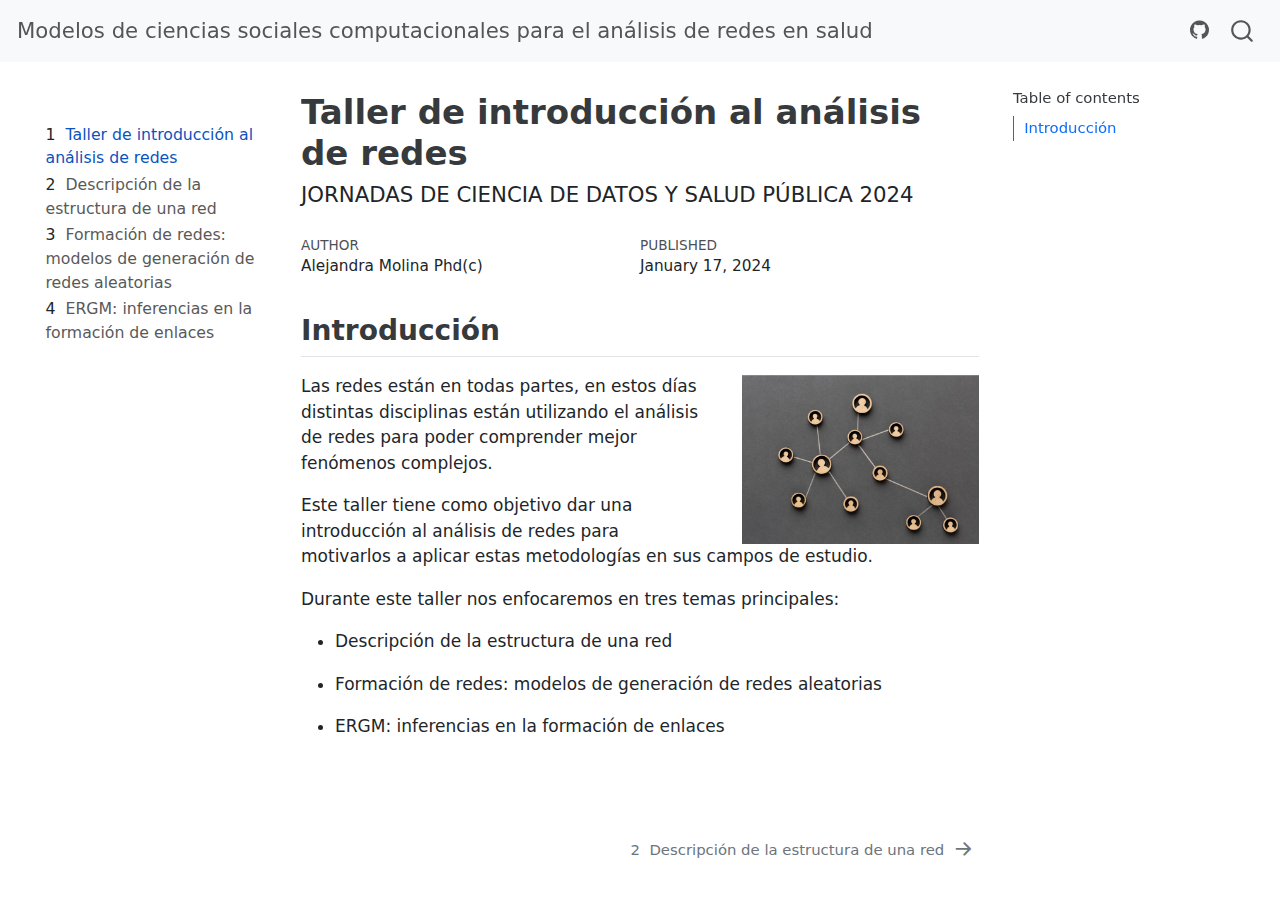
<file: index.html>
<!DOCTYPE html>
<html xmlns="http://www.w3.org/1999/xhtml" lang="en" xml:lang="en"><head>

<meta charset="utf-8">
<meta name="generator" content="quarto-1.3.433">

<meta name="viewport" content="width=device-width, initial-scale=1.0, user-scalable=yes">

<meta name="author" content="Alejandra Molina Phd(c)">
<meta name="dcterms.date" content="2024-01-17">

<title>Modelos de ciencias sociales computacionales para el análisis de redes en salud</title>
<style>
code{white-space: pre-wrap;}
span.smallcaps{font-variant: small-caps;}
div.columns{display: flex; gap: min(4vw, 1.5em);}
div.column{flex: auto; overflow-x: auto;}
div.hanging-indent{margin-left: 1.5em; text-indent: -1.5em;}
ul.task-list{list-style: none;}
ul.task-list li input[type="checkbox"] {
  width: 0.8em;
  margin: 0 0.8em 0.2em -1em; /* quarto-specific, see https://github.com/quarto-dev/quarto-cli/issues/4556 */ 
  vertical-align: middle;
}
</style>


<script src="site_libs/quarto-nav/quarto-nav.js"></script>
<script src="site_libs/quarto-nav/headroom.min.js"></script>
<script src="site_libs/clipboard/clipboard.min.js"></script>
<script src="site_libs/quarto-search/autocomplete.umd.js"></script>
<script src="site_libs/quarto-search/fuse.min.js"></script>
<script src="site_libs/quarto-search/quarto-search.js"></script>
<meta name="quarto:offset" content="./">
<link href="./01-descripcion-redes.html" rel="next">
<script src="site_libs/quarto-html/quarto.js"></script>
<script src="site_libs/quarto-html/popper.min.js"></script>
<script src="site_libs/quarto-html/tippy.umd.min.js"></script>
<script src="site_libs/quarto-html/anchor.min.js"></script>
<link href="site_libs/quarto-html/tippy.css" rel="stylesheet">
<link href="site_libs/quarto-html/quarto-syntax-highlighting.css" rel="stylesheet" id="quarto-text-highlighting-styles">
<script src="site_libs/bootstrap/bootstrap.min.js"></script>
<link href="site_libs/bootstrap/bootstrap-icons.css" rel="stylesheet">
<link href="site_libs/bootstrap/bootstrap.min.css" rel="stylesheet" id="quarto-bootstrap" data-mode="light">
<script id="quarto-search-options" type="application/json">{
  "location": "navbar",
  "copy-button": false,
  "collapse-after": 3,
  "panel-placement": "end",
  "type": "overlay",
  "limit": 20,
  "language": {
    "search-no-results-text": "No results",
    "search-matching-documents-text": "matching documents",
    "search-copy-link-title": "Copy link to search",
    "search-hide-matches-text": "Hide additional matches",
    "search-more-match-text": "more match in this document",
    "search-more-matches-text": "more matches in this document",
    "search-clear-button-title": "Clear",
    "search-detached-cancel-button-title": "Cancel",
    "search-submit-button-title": "Submit",
    "search-label": "Search"
  }
}</script>


</head>

<body class="nav-sidebar floating nav-fixed">

<div id="quarto-search-results"></div>
  <header id="quarto-header" class="headroom fixed-top">
    <nav class="navbar navbar-expand-lg navbar-dark ">
      <div class="navbar-container container-fluid">
      <div class="navbar-brand-container">
    <a class="navbar-brand" href="./index.html">
    <span class="navbar-title">Modelos de ciencias sociales computacionales para el análisis de redes en salud</span>
    </a>
  </div>
            <div id="quarto-search" class="" title="Search"></div>
          <button class="navbar-toggler" type="button" data-bs-toggle="collapse" data-bs-target="#navbarCollapse" aria-controls="navbarCollapse" aria-expanded="false" aria-label="Toggle navigation" onclick="if (window.quartoToggleHeadroom) { window.quartoToggleHeadroom(); }">
  <span class="navbar-toggler-icon"></span>
</button>
          <div class="collapse navbar-collapse" id="navbarCollapse">
            <ul class="navbar-nav navbar-nav-scroll ms-auto">
  <li class="nav-item compact">
    <a class="nav-link" href="https://github.com/alejandramolinam/Taller_redes_salud_2024" rel="" target=""><i class="bi bi-github" role="img" aria-label="GitHub">
</i> 
 <span class="menu-text"></span></a>
  </li>  
</ul>
            <div class="quarto-navbar-tools">
</div>
          </div> <!-- /navcollapse -->
      </div> <!-- /container-fluid -->
    </nav>
  <nav class="quarto-secondary-nav">
    <div class="container-fluid d-flex">
      <button type="button" class="quarto-btn-toggle btn" data-bs-toggle="collapse" data-bs-target="#quarto-sidebar,#quarto-sidebar-glass" aria-controls="quarto-sidebar" aria-expanded="false" aria-label="Toggle sidebar navigation" onclick="if (window.quartoToggleHeadroom) { window.quartoToggleHeadroom(); }">
        <i class="bi bi-layout-text-sidebar-reverse"></i>
      </button>
      <nav class="quarto-page-breadcrumbs" aria-label="breadcrumb"><ol class="breadcrumb"><li class="breadcrumb-item"><a href="./index.html"><span class="chapter-number">1</span>&nbsp; <span class="chapter-title">Taller de introducción al análisis de redes</span></a></li></ol></nav>
      <a class="flex-grow-1" role="button" data-bs-toggle="collapse" data-bs-target="#quarto-sidebar,#quarto-sidebar-glass" aria-controls="quarto-sidebar" aria-expanded="false" aria-label="Toggle sidebar navigation" onclick="if (window.quartoToggleHeadroom) { window.quartoToggleHeadroom(); }">      
      </a>
      <button type="button" class="btn quarto-search-button" aria-label="" onclick="window.quartoOpenSearch();">
        <i class="bi bi-search"></i>
      </button>
    </div>
  </nav>
</header>
<!-- content -->
<div id="quarto-content" class="quarto-container page-columns page-rows-contents page-layout-article page-navbar">
<!-- sidebar -->
  <nav id="quarto-sidebar" class="sidebar collapse collapse-horizontal sidebar-navigation floating overflow-auto">
        <div class="mt-2 flex-shrink-0 align-items-center">
        <div class="sidebar-search">
        <div id="quarto-search" class="" title="Search"></div>
        </div>
        </div>
    <div class="sidebar-menu-container"> 
    <ul class="list-unstyled mt-1">
        <li class="sidebar-item">
  <div class="sidebar-item-container"> 
  <a href="./index.html" class="sidebar-item-text sidebar-link active">
 <span class="menu-text"><span class="chapter-number">1</span>&nbsp; <span class="chapter-title">Taller de introducción al análisis de redes</span></span></a>
  </div>
</li>
        <li class="sidebar-item">
  <div class="sidebar-item-container"> 
  <a href="./01-descripcion-redes.html" class="sidebar-item-text sidebar-link">
 <span class="menu-text"><span class="chapter-number">2</span>&nbsp; <span class="chapter-title">Descripción de la estructura de una red</span></span></a>
  </div>
</li>
        <li class="sidebar-item">
  <div class="sidebar-item-container"> 
  <a href="./02-redes-aleatorias.html" class="sidebar-item-text sidebar-link">
 <span class="menu-text"><span class="chapter-number">3</span>&nbsp; <span class="chapter-title">Formación de redes: modelos de generación de redes aleatorias</span></span></a>
  </div>
</li>
        <li class="sidebar-item">
  <div class="sidebar-item-container"> 
  <a href="./03-ergm.html" class="sidebar-item-text sidebar-link">
 <span class="menu-text"><span class="chapter-number">4</span>&nbsp; <span class="chapter-title">ERGM: inferencias en la formación de enlaces</span></span></a>
  </div>
</li>
    </ul>
    </div>
</nav>
<div id="quarto-sidebar-glass" data-bs-toggle="collapse" data-bs-target="#quarto-sidebar,#quarto-sidebar-glass"></div>
<!-- margin-sidebar -->
    <div id="quarto-margin-sidebar" class="sidebar margin-sidebar">
        <nav id="TOC" role="doc-toc" class="toc-active">
    <h2 id="toc-title">Table of contents</h2>
   
  <ul>
  <li><a href="#introducción" id="toc-introducción" class="nav-link active" data-scroll-target="#introducción">Introducción</a></li>
  </ul>
</nav>
    </div>
<!-- main -->
<main class="content" id="quarto-document-content">

<header id="title-block-header" class="quarto-title-block default">
<div class="quarto-title">
<h1 class="title">Taller de introducción al análisis de redes</h1>
<p class="subtitle lead">JORNADAS DE CIENCIA DE DATOS Y SALUD PÚBLICA 2024</p>
</div>



<div class="quarto-title-meta">

    <div>
    <div class="quarto-title-meta-heading">Author</div>
    <div class="quarto-title-meta-contents">
             <p>Alejandra Molina Phd(c) </p>
          </div>
  </div>
    
    <div>
    <div class="quarto-title-meta-heading">Published</div>
    <div class="quarto-title-meta-contents">
      <p class="date">January 17, 2024</p>
    </div>
  </div>
  
    
  </div>
  

</header>


<section id="introducción" class="level2 unnumbered">
<h2 class="unnumbered anchored" data-anchor-id="introducción">Introducción</h2><p><img src="figs/red_intro.png" title="Modelos de ciencias sociales computacionales para el análisis de redes en salud" class="quarto-cover-image img-fluid"></p>
<p>Las redes están en todas partes, en estos días distintas disciplinas están utilizando el análisis de redes para poder comprender mejor fenómenos complejos.</p>
<p>Este taller tiene como objetivo dar una introducción al análisis de redes para motivarlos a aplicar estas metodologías en sus campos de estudio.</p>
<p>Durante este taller nos enfocaremos en tres temas principales:</p>
<ul>
<li><p>Descripción de la estructura de una red</p></li>
<li><p>Formación de redes: modelos de generación de redes aleatorias</p></li>
<li><p>ERGM: inferencias en la formación de enlaces</p></li>
</ul>


</section>

</main> <!-- /main -->
<script id="quarto-html-after-body" type="application/javascript">
window.document.addEventListener("DOMContentLoaded", function (event) {
  const toggleBodyColorMode = (bsSheetEl) => {
    const mode = bsSheetEl.getAttribute("data-mode");
    const bodyEl = window.document.querySelector("body");
    if (mode === "dark") {
      bodyEl.classList.add("quarto-dark");
      bodyEl.classList.remove("quarto-light");
    } else {
      bodyEl.classList.add("quarto-light");
      bodyEl.classList.remove("quarto-dark");
    }
  }
  const toggleBodyColorPrimary = () => {
    const bsSheetEl = window.document.querySelector("link#quarto-bootstrap");
    if (bsSheetEl) {
      toggleBodyColorMode(bsSheetEl);
    }
  }
  toggleBodyColorPrimary();  
  const icon = "";
  const anchorJS = new window.AnchorJS();
  anchorJS.options = {
    placement: 'right',
    icon: icon
  };
  anchorJS.add('.anchored');
  const isCodeAnnotation = (el) => {
    for (const clz of el.classList) {
      if (clz.startsWith('code-annotation-')) {                     
        return true;
      }
    }
    return false;
  }
  const clipboard = new window.ClipboardJS('.code-copy-button', {
    text: function(trigger) {
      const codeEl = trigger.previousElementSibling.cloneNode(true);
      for (const childEl of codeEl.children) {
        if (isCodeAnnotation(childEl)) {
          childEl.remove();
        }
      }
      return codeEl.innerText;
    }
  });
  clipboard.on('success', function(e) {
    // button target
    const button = e.trigger;
    // don't keep focus
    button.blur();
    // flash "checked"
    button.classList.add('code-copy-button-checked');
    var currentTitle = button.getAttribute("title");
    button.setAttribute("title", "Copied!");
    let tooltip;
    if (window.bootstrap) {
      button.setAttribute("data-bs-toggle", "tooltip");
      button.setAttribute("data-bs-placement", "left");
      button.setAttribute("data-bs-title", "Copied!");
      tooltip = new bootstrap.Tooltip(button, 
        { trigger: "manual", 
          customClass: "code-copy-button-tooltip",
          offset: [0, -8]});
      tooltip.show();    
    }
    setTimeout(function() {
      if (tooltip) {
        tooltip.hide();
        button.removeAttribute("data-bs-title");
        button.removeAttribute("data-bs-toggle");
        button.removeAttribute("data-bs-placement");
      }
      button.setAttribute("title", currentTitle);
      button.classList.remove('code-copy-button-checked');
    }, 1000);
    // clear code selection
    e.clearSelection();
  });
  function tippyHover(el, contentFn) {
    const config = {
      allowHTML: true,
      content: contentFn,
      maxWidth: 500,
      delay: 100,
      arrow: false,
      appendTo: function(el) {
          return el.parentElement;
      },
      interactive: true,
      interactiveBorder: 10,
      theme: 'quarto',
      placement: 'bottom-start'
    };
    window.tippy(el, config); 
  }
  const noterefs = window.document.querySelectorAll('a[role="doc-noteref"]');
  for (var i=0; i<noterefs.length; i++) {
    const ref = noterefs[i];
    tippyHover(ref, function() {
      // use id or data attribute instead here
      let href = ref.getAttribute('data-footnote-href') || ref.getAttribute('href');
      try { href = new URL(href).hash; } catch {}
      const id = href.replace(/^#\/?/, "");
      const note = window.document.getElementById(id);
      return note.innerHTML;
    });
  }
      let selectedAnnoteEl;
      const selectorForAnnotation = ( cell, annotation) => {
        let cellAttr = 'data-code-cell="' + cell + '"';
        let lineAttr = 'data-code-annotation="' +  annotation + '"';
        const selector = 'span[' + cellAttr + '][' + lineAttr + ']';
        return selector;
      }
      const selectCodeLines = (annoteEl) => {
        const doc = window.document;
        const targetCell = annoteEl.getAttribute("data-target-cell");
        const targetAnnotation = annoteEl.getAttribute("data-target-annotation");
        const annoteSpan = window.document.querySelector(selectorForAnnotation(targetCell, targetAnnotation));
        const lines = annoteSpan.getAttribute("data-code-lines").split(",");
        const lineIds = lines.map((line) => {
          return targetCell + "-" + line;
        })
        let top = null;
        let height = null;
        let parent = null;
        if (lineIds.length > 0) {
            //compute the position of the single el (top and bottom and make a div)
            const el = window.document.getElementById(lineIds[0]);
            top = el.offsetTop;
            height = el.offsetHeight;
            parent = el.parentElement.parentElement;
          if (lineIds.length > 1) {
            const lastEl = window.document.getElementById(lineIds[lineIds.length - 1]);
            const bottom = lastEl.offsetTop + lastEl.offsetHeight;
            height = bottom - top;
          }
          if (top !== null && height !== null && parent !== null) {
            // cook up a div (if necessary) and position it 
            let div = window.document.getElementById("code-annotation-line-highlight");
            if (div === null) {
              div = window.document.createElement("div");
              div.setAttribute("id", "code-annotation-line-highlight");
              div.style.position = 'absolute';
              parent.appendChild(div);
            }
            div.style.top = top - 2 + "px";
            div.style.height = height + 4 + "px";
            let gutterDiv = window.document.getElementById("code-annotation-line-highlight-gutter");
            if (gutterDiv === null) {
              gutterDiv = window.document.createElement("div");
              gutterDiv.setAttribute("id", "code-annotation-line-highlight-gutter");
              gutterDiv.style.position = 'absolute';
              const codeCell = window.document.getElementById(targetCell);
              const gutter = codeCell.querySelector('.code-annotation-gutter');
              gutter.appendChild(gutterDiv);
            }
            gutterDiv.style.top = top - 2 + "px";
            gutterDiv.style.height = height + 4 + "px";
          }
          selectedAnnoteEl = annoteEl;
        }
      };
      const unselectCodeLines = () => {
        const elementsIds = ["code-annotation-line-highlight", "code-annotation-line-highlight-gutter"];
        elementsIds.forEach((elId) => {
          const div = window.document.getElementById(elId);
          if (div) {
            div.remove();
          }
        });
        selectedAnnoteEl = undefined;
      };
      // Attach click handler to the DT
      const annoteDls = window.document.querySelectorAll('dt[data-target-cell]');
      for (const annoteDlNode of annoteDls) {
        annoteDlNode.addEventListener('click', (event) => {
          const clickedEl = event.target;
          if (clickedEl !== selectedAnnoteEl) {
            unselectCodeLines();
            const activeEl = window.document.querySelector('dt[data-target-cell].code-annotation-active');
            if (activeEl) {
              activeEl.classList.remove('code-annotation-active');
            }
            selectCodeLines(clickedEl);
            clickedEl.classList.add('code-annotation-active');
          } else {
            // Unselect the line
            unselectCodeLines();
            clickedEl.classList.remove('code-annotation-active');
          }
        });
      }
  const findCites = (el) => {
    const parentEl = el.parentElement;
    if (parentEl) {
      const cites = parentEl.dataset.cites;
      if (cites) {
        return {
          el,
          cites: cites.split(' ')
        };
      } else {
        return findCites(el.parentElement)
      }
    } else {
      return undefined;
    }
  };
  var bibliorefs = window.document.querySelectorAll('a[role="doc-biblioref"]');
  for (var i=0; i<bibliorefs.length; i++) {
    const ref = bibliorefs[i];
    const citeInfo = findCites(ref);
    if (citeInfo) {
      tippyHover(citeInfo.el, function() {
        var popup = window.document.createElement('div');
        citeInfo.cites.forEach(function(cite) {
          var citeDiv = window.document.createElement('div');
          citeDiv.classList.add('hanging-indent');
          citeDiv.classList.add('csl-entry');
          var biblioDiv = window.document.getElementById('ref-' + cite);
          if (biblioDiv) {
            citeDiv.innerHTML = biblioDiv.innerHTML;
          }
          popup.appendChild(citeDiv);
        });
        return popup.innerHTML;
      });
    }
  }
});
</script>
<nav class="page-navigation">
  <div class="nav-page nav-page-previous">
  </div>
  <div class="nav-page nav-page-next">
      <a href="./01-descripcion-redes.html" class="pagination-link">
        <span class="nav-page-text"><span class="chapter-number">2</span>&nbsp; <span class="chapter-title">Descripción de la estructura de una red</span></span> <i class="bi bi-arrow-right-short"></i>
      </a>
  </div>
</nav>
</div> <!-- /content -->



</body></html>
</file>
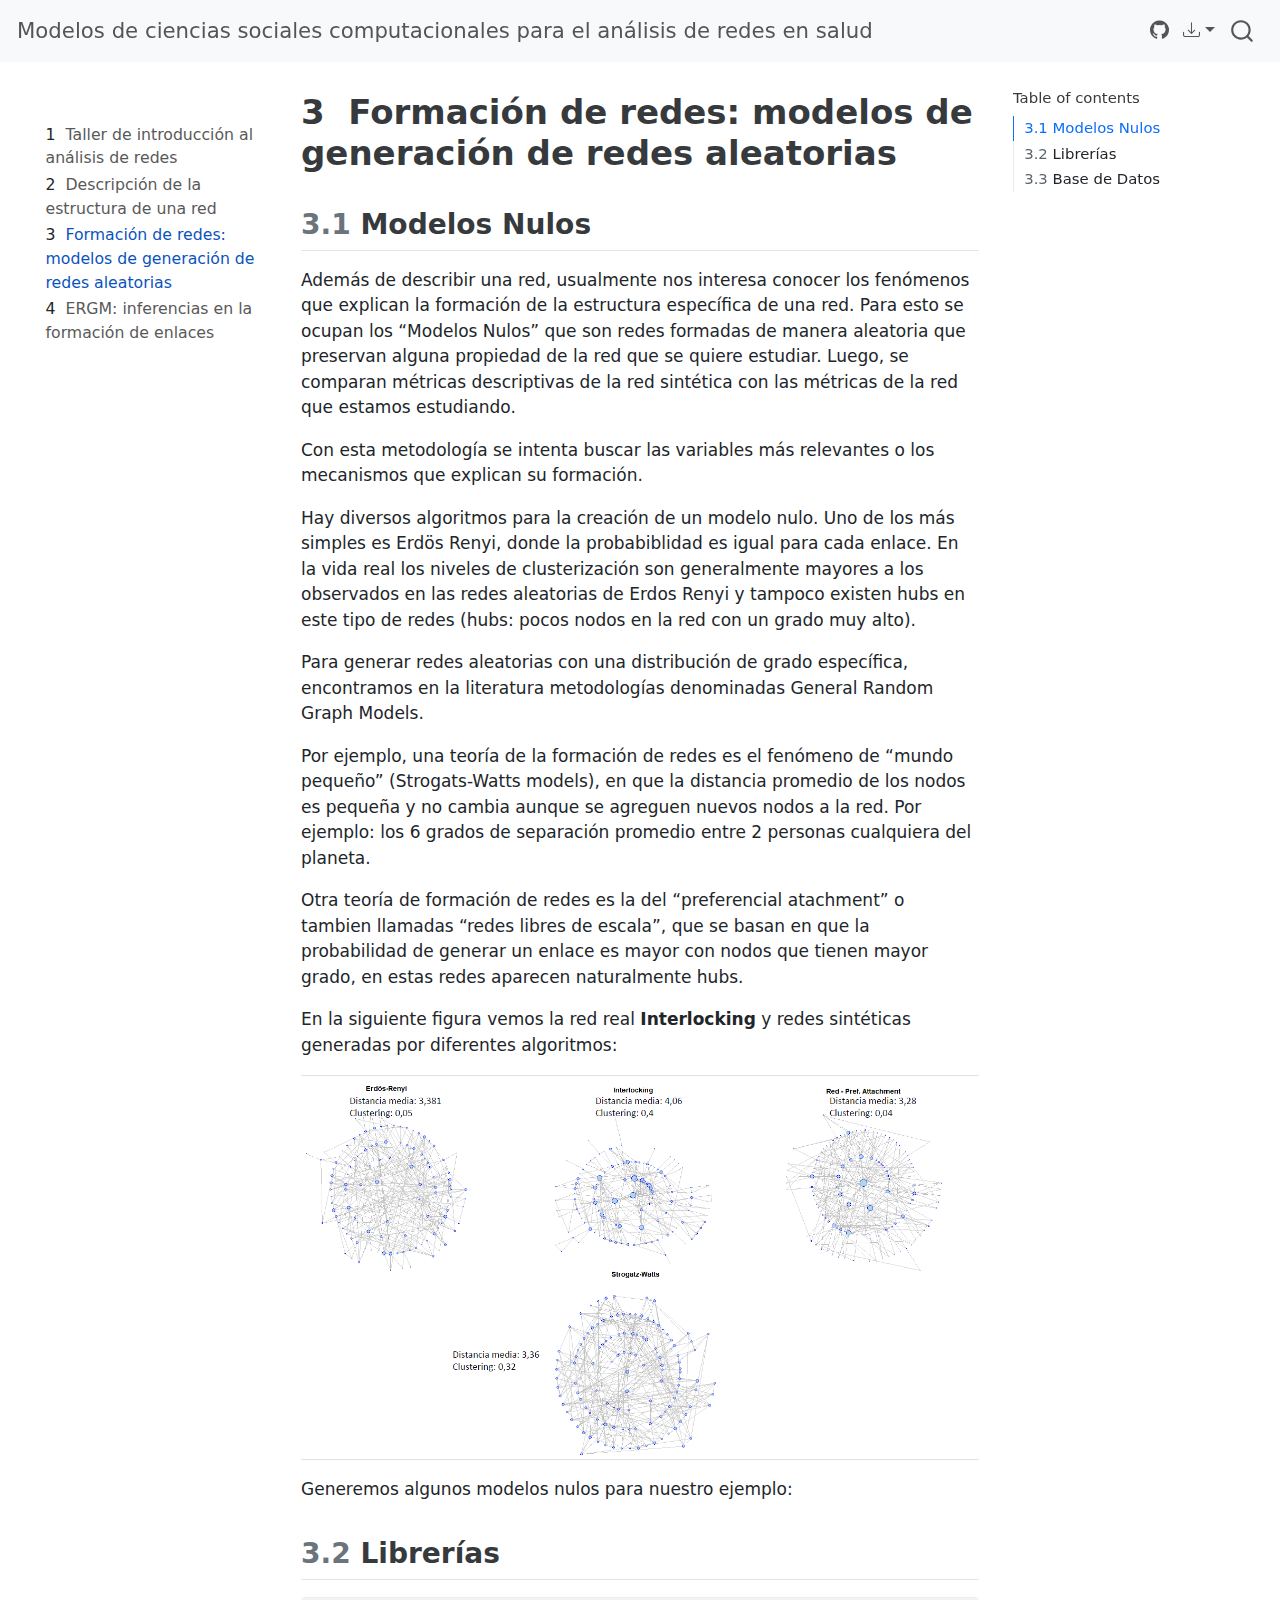
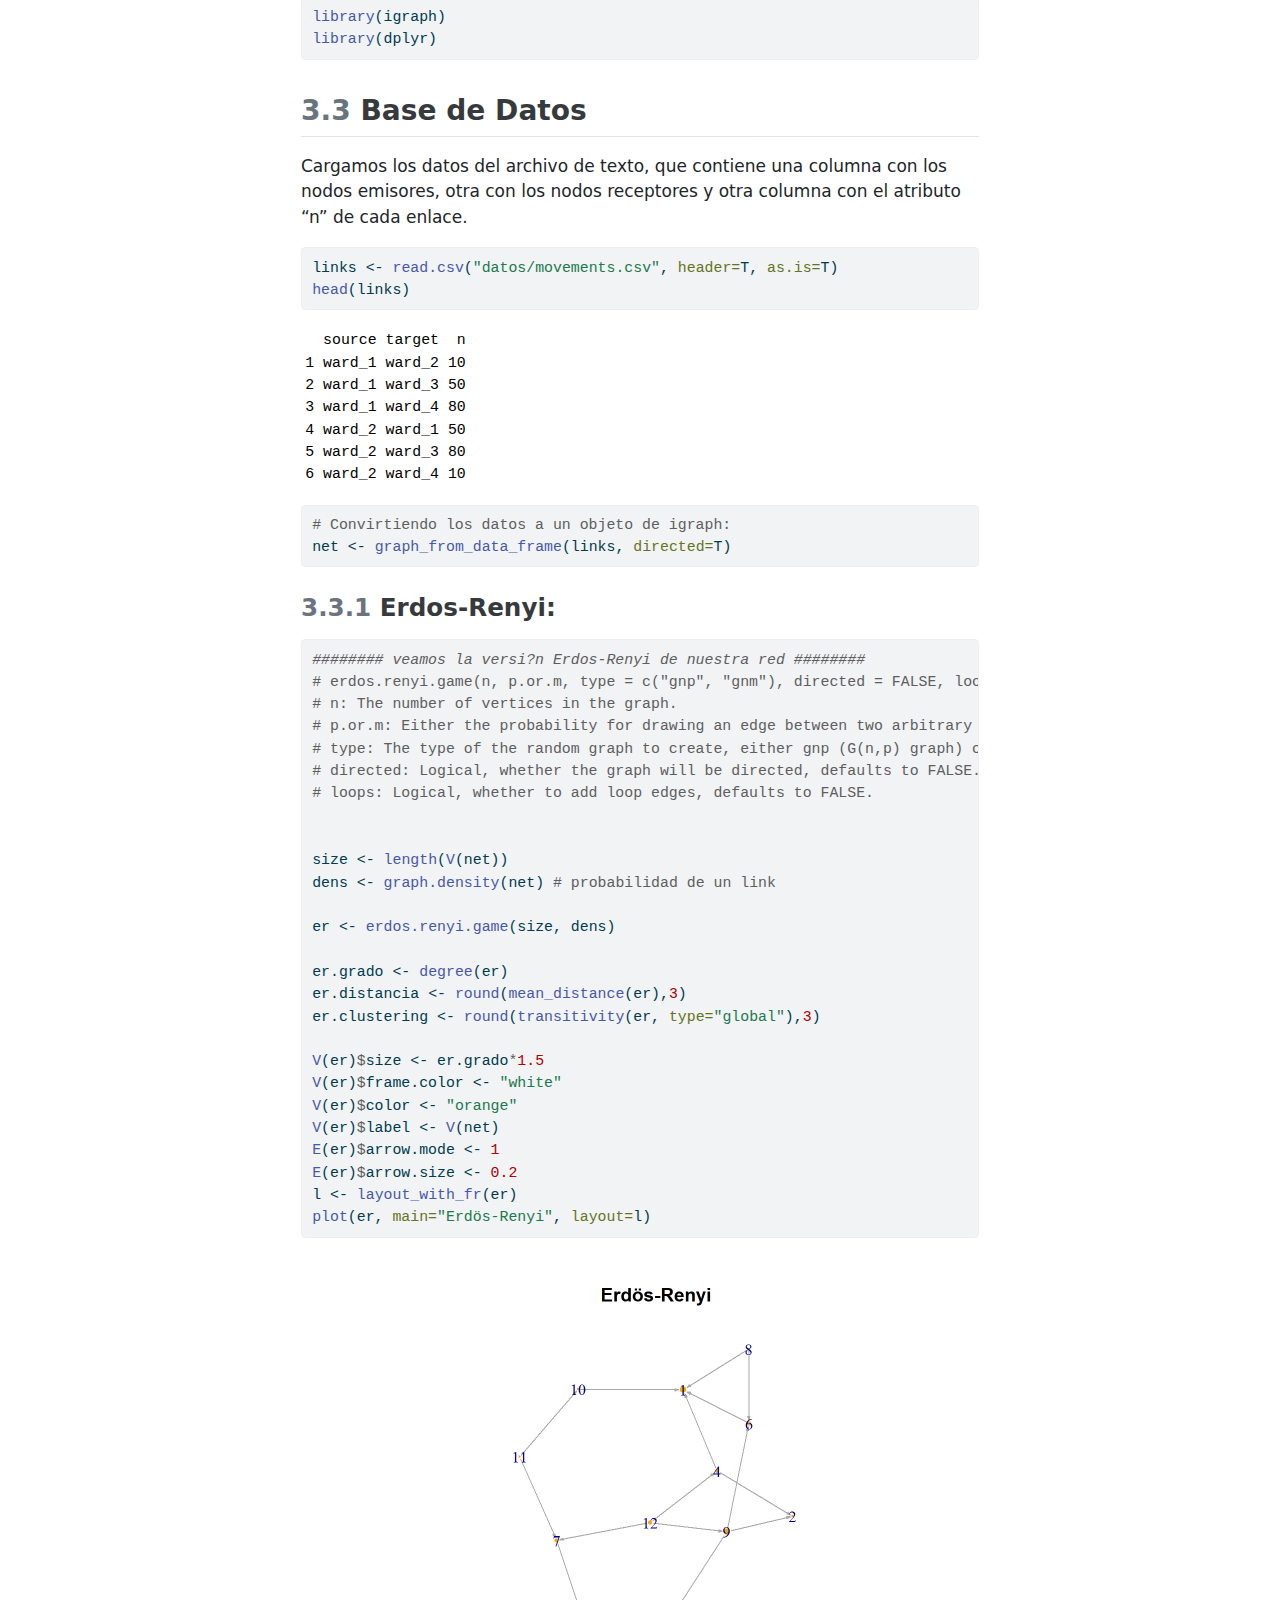
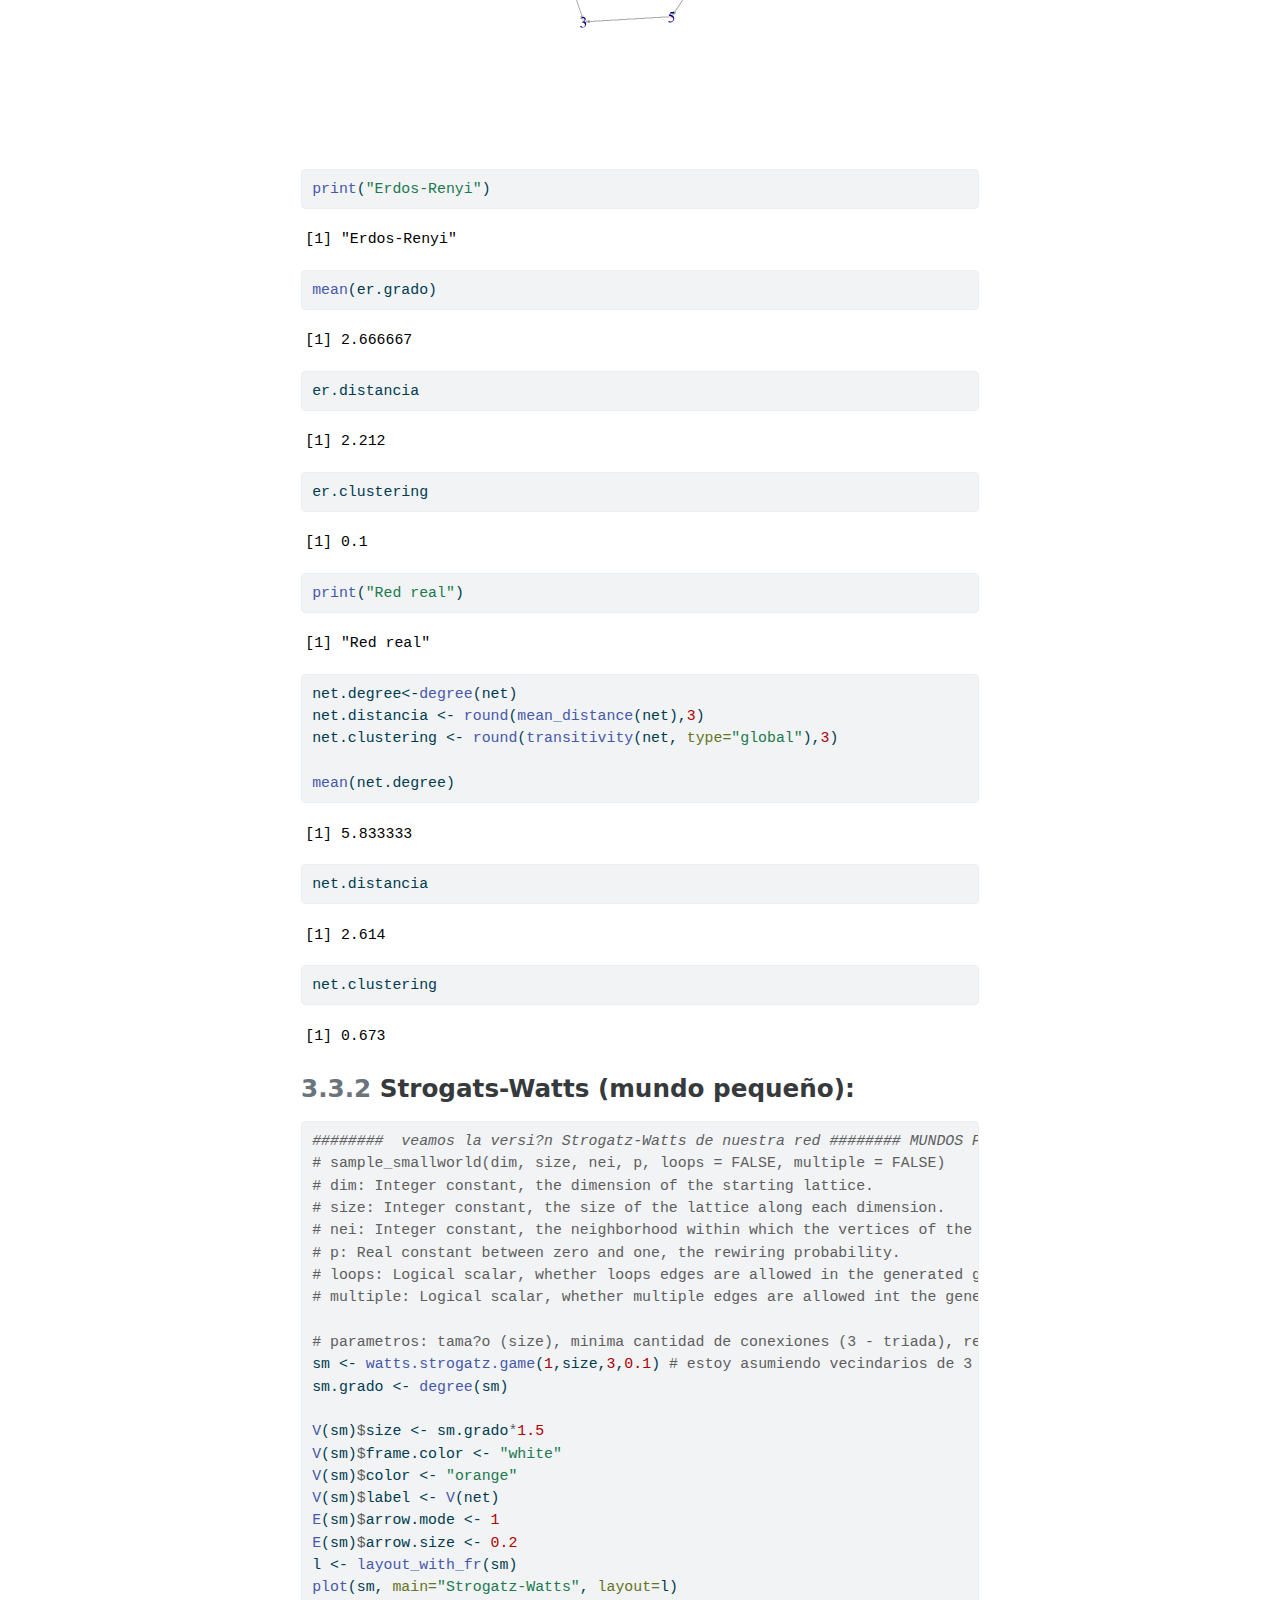
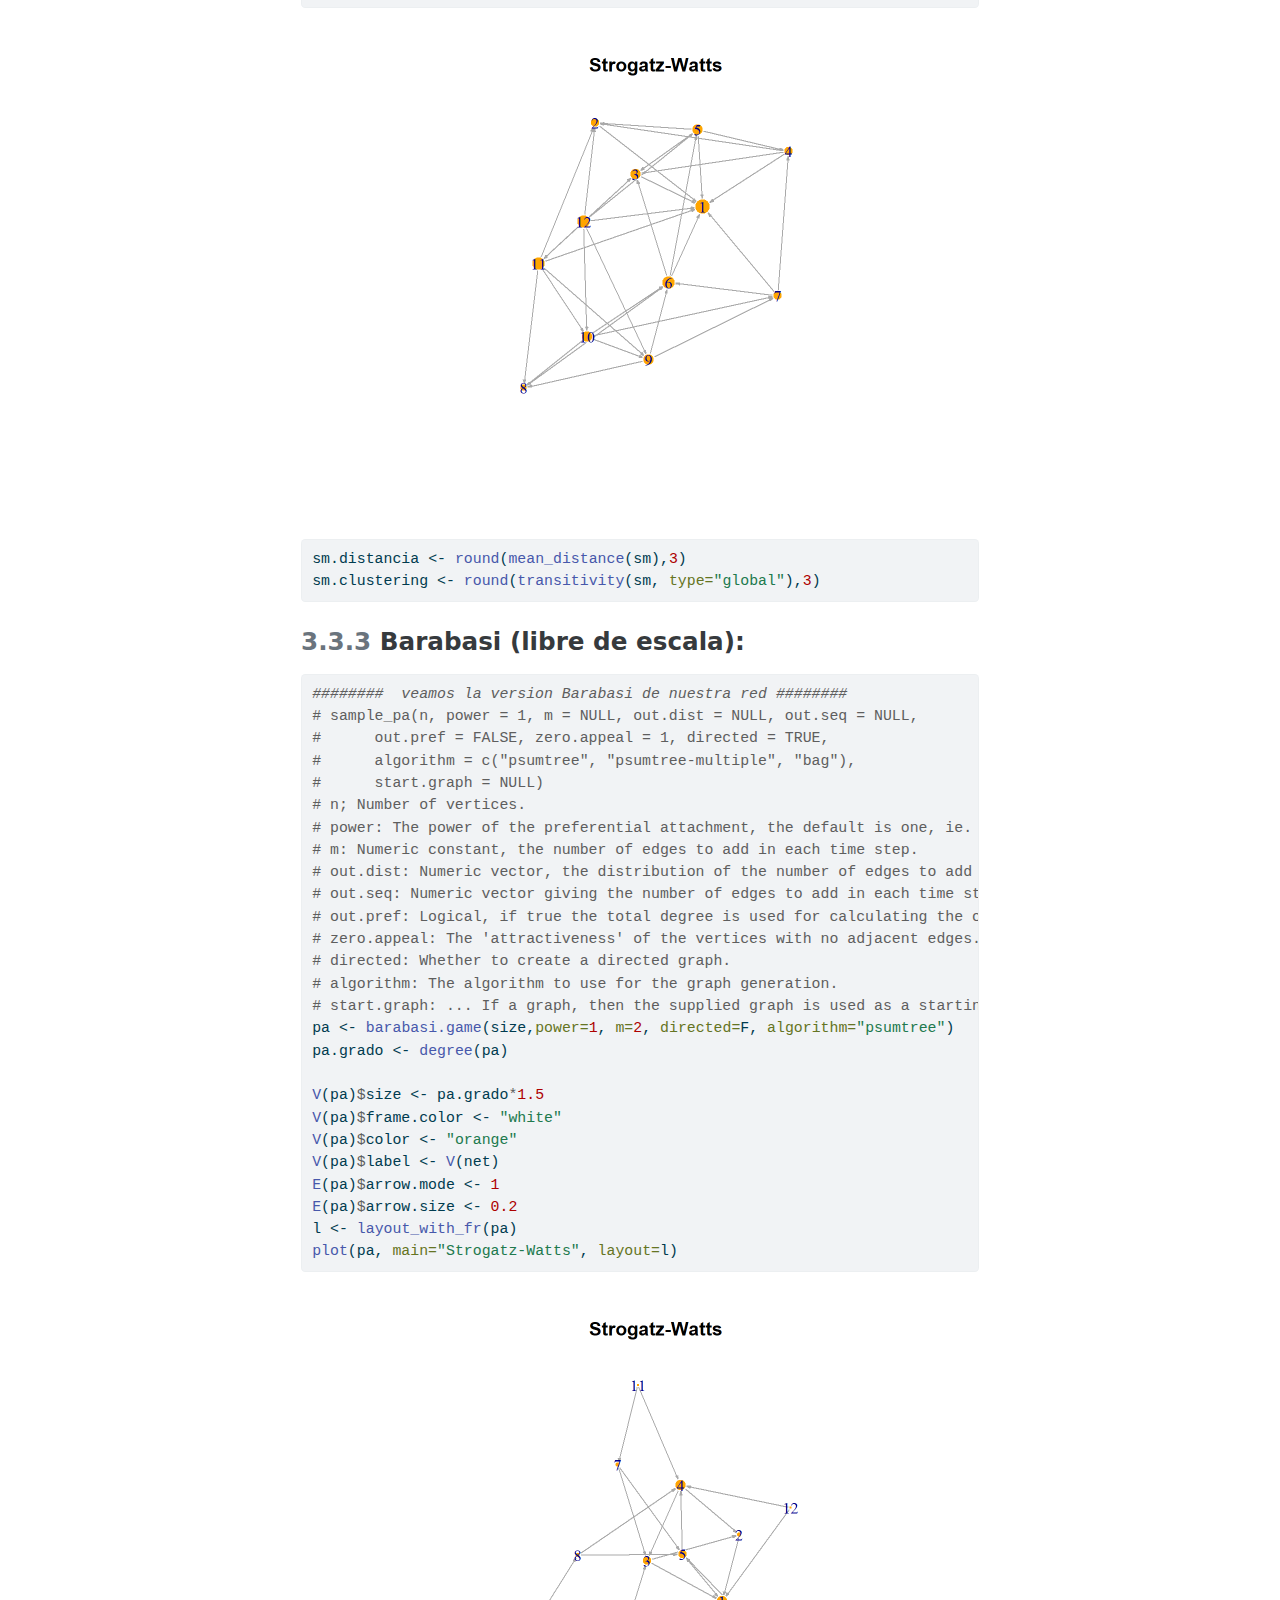
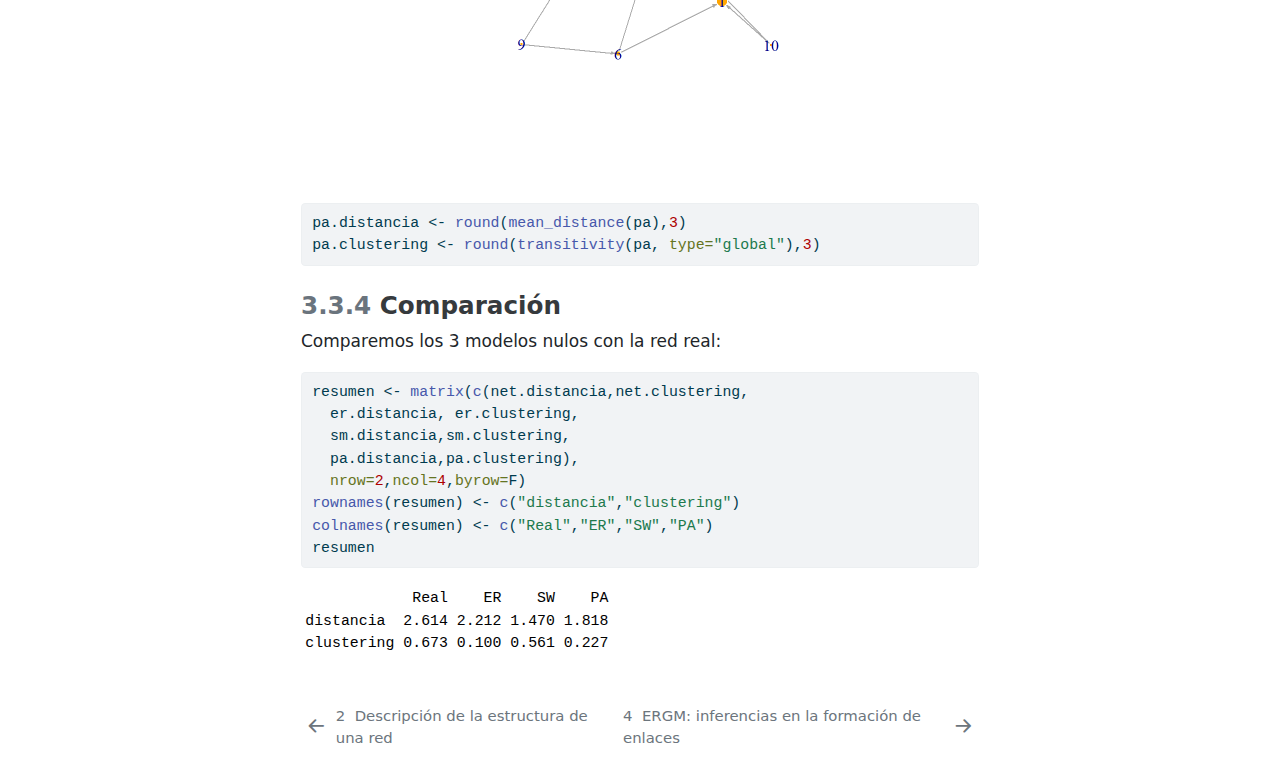
<file: 02-redes-aleatorias.html>
<!DOCTYPE html>
<html xmlns="http://www.w3.org/1999/xhtml" lang="en" xml:lang="en"><head>

<meta charset="utf-8">
<meta name="generator" content="quarto-1.3.433">

<meta name="viewport" content="width=device-width, initial-scale=1.0, user-scalable=yes">


<title>Modelos de ciencias sociales computacionales para el análisis de redes en salud - 3&nbsp; Formación de redes: modelos de generación de redes aleatorias</title>
<style>
code{white-space: pre-wrap;}
span.smallcaps{font-variant: small-caps;}
div.columns{display: flex; gap: min(4vw, 1.5em);}
div.column{flex: auto; overflow-x: auto;}
div.hanging-indent{margin-left: 1.5em; text-indent: -1.5em;}
ul.task-list{list-style: none;}
ul.task-list li input[type="checkbox"] {
  width: 0.8em;
  margin: 0 0.8em 0.2em -1em; /* quarto-specific, see https://github.com/quarto-dev/quarto-cli/issues/4556 */ 
  vertical-align: middle;
}
/* CSS for syntax highlighting */
pre > code.sourceCode { white-space: pre; position: relative; }
pre > code.sourceCode > span { display: inline-block; line-height: 1.25; }
pre > code.sourceCode > span:empty { height: 1.2em; }
.sourceCode { overflow: visible; }
code.sourceCode > span { color: inherit; text-decoration: inherit; }
div.sourceCode { margin: 1em 0; }
pre.sourceCode { margin: 0; }
@media screen {
div.sourceCode { overflow: auto; }
}
@media print {
pre > code.sourceCode { white-space: pre-wrap; }
pre > code.sourceCode > span { text-indent: -5em; padding-left: 5em; }
}
pre.numberSource code
  { counter-reset: source-line 0; }
pre.numberSource code > span
  { position: relative; left: -4em; counter-increment: source-line; }
pre.numberSource code > span > a:first-child::before
  { content: counter(source-line);
    position: relative; left: -1em; text-align: right; vertical-align: baseline;
    border: none; display: inline-block;
    -webkit-touch-callout: none; -webkit-user-select: none;
    -khtml-user-select: none; -moz-user-select: none;
    -ms-user-select: none; user-select: none;
    padding: 0 4px; width: 4em;
  }
pre.numberSource { margin-left: 3em;  padding-left: 4px; }
div.sourceCode
  {   }
@media screen {
pre > code.sourceCode > span > a:first-child::before { text-decoration: underline; }
}
</style>


<script src="site_libs/quarto-nav/quarto-nav.js"></script>
<script src="site_libs/quarto-nav/headroom.min.js"></script>
<script src="site_libs/clipboard/clipboard.min.js"></script>
<script src="site_libs/quarto-search/autocomplete.umd.js"></script>
<script src="site_libs/quarto-search/fuse.min.js"></script>
<script src="site_libs/quarto-search/quarto-search.js"></script>
<meta name="quarto:offset" content="./">
<link href="./03-ergm.html" rel="next">
<link href="./01-descripcion-redes.html" rel="prev">
<script src="site_libs/quarto-html/quarto.js"></script>
<script src="site_libs/quarto-html/popper.min.js"></script>
<script src="site_libs/quarto-html/tippy.umd.min.js"></script>
<script src="site_libs/quarto-html/anchor.min.js"></script>
<link href="site_libs/quarto-html/tippy.css" rel="stylesheet">
<link href="site_libs/quarto-html/quarto-syntax-highlighting.css" rel="stylesheet" id="quarto-text-highlighting-styles">
<script src="site_libs/bootstrap/bootstrap.min.js"></script>
<link href="site_libs/bootstrap/bootstrap-icons.css" rel="stylesheet">
<link href="site_libs/bootstrap/bootstrap.min.css" rel="stylesheet" id="quarto-bootstrap" data-mode="light">
<script id="quarto-search-options" type="application/json">{
  "location": "navbar",
  "copy-button": false,
  "collapse-after": 3,
  "panel-placement": "end",
  "type": "overlay",
  "limit": 20,
  "language": {
    "search-no-results-text": "No results",
    "search-matching-documents-text": "matching documents",
    "search-copy-link-title": "Copy link to search",
    "search-hide-matches-text": "Hide additional matches",
    "search-more-match-text": "more match in this document",
    "search-more-matches-text": "more matches in this document",
    "search-clear-button-title": "Clear",
    "search-detached-cancel-button-title": "Cancel",
    "search-submit-button-title": "Submit",
    "search-label": "Search"
  }
}</script>


</head>

<body class="nav-sidebar floating nav-fixed">

<div id="quarto-search-results"></div>
  <header id="quarto-header" class="headroom fixed-top">
    <nav class="navbar navbar-expand-lg navbar-dark ">
      <div class="navbar-container container-fluid">
      <div class="navbar-brand-container">
    <a class="navbar-brand" href="./index.html">
    <span class="navbar-title">Modelos de ciencias sociales computacionales para el análisis de redes en salud</span>
    </a>
  </div>
            <div id="quarto-search" class="" title="Search"></div>
          <button class="navbar-toggler" type="button" data-bs-toggle="collapse" data-bs-target="#navbarCollapse" aria-controls="navbarCollapse" aria-expanded="false" aria-label="Toggle navigation" onclick="if (window.quartoToggleHeadroom) { window.quartoToggleHeadroom(); }">
  <span class="navbar-toggler-icon"></span>
</button>
          <div class="collapse navbar-collapse" id="navbarCollapse">
            <ul class="navbar-nav navbar-nav-scroll ms-auto">
  <li class="nav-item compact">
    <a class="nav-link" href="https://github.com/alejandramolinam/Taller_redes_salud_2024" rel="" target=""><i class="bi bi-github" role="img" aria-label="GitHub">
</i> 
 <span class="menu-text"></span></a>
  </li>  
</ul>
            <div class="quarto-navbar-tools">
    <div class="dropdown">
      <a href="" title="Download" id="quarto-navigation-tool-dropdown-0" class="quarto-navigation-tool dropdown-toggle px-1" data-bs-toggle="dropdown" aria-expanded="false" aria-label="Download"><i class="bi bi-download"></i></a>
      <ul class="dropdown-menu dropdown-menu-end" aria-labelledby="quarto-navigation-tool-dropdown-0">
          <li>
            <a class="dropdown-item quarto-navbar-tools-item" href="./Modelos-de-ciencias-sociales-computacionales-para-el-análisis-de-redes-en-salud.epub">
              <i class="bi bi-bi-journal pe-1"></i>
            Download ePub
            </a>
          </li>
          <li>
            <a class="dropdown-item quarto-navbar-tools-item" href="./Modelos-de-ciencias-sociales-computacionales-para-el-análisis-de-redes-en-salud.pdf">
              <i class="bi bi-bi-file-pdf pe-1"></i>
            Download PDF
            </a>
          </li>
      </ul>
    </div>
</div>
          </div> <!-- /navcollapse -->
      </div> <!-- /container-fluid -->
    </nav>
  <nav class="quarto-secondary-nav">
    <div class="container-fluid d-flex">
      <button type="button" class="quarto-btn-toggle btn" data-bs-toggle="collapse" data-bs-target="#quarto-sidebar,#quarto-sidebar-glass" aria-controls="quarto-sidebar" aria-expanded="false" aria-label="Toggle sidebar navigation" onclick="if (window.quartoToggleHeadroom) { window.quartoToggleHeadroom(); }">
        <i class="bi bi-layout-text-sidebar-reverse"></i>
      </button>
      <nav class="quarto-page-breadcrumbs" aria-label="breadcrumb"><ol class="breadcrumb"><li class="breadcrumb-item"><a href="./02-redes-aleatorias.html"><span class="chapter-number">3</span>&nbsp; <span class="chapter-title">Formación de redes: modelos de generación de redes aleatorias</span></a></li></ol></nav>
      <a class="flex-grow-1" role="button" data-bs-toggle="collapse" data-bs-target="#quarto-sidebar,#quarto-sidebar-glass" aria-controls="quarto-sidebar" aria-expanded="false" aria-label="Toggle sidebar navigation" onclick="if (window.quartoToggleHeadroom) { window.quartoToggleHeadroom(); }">      
      </a>
      <button type="button" class="btn quarto-search-button" aria-label="" onclick="window.quartoOpenSearch();">
        <i class="bi bi-search"></i>
      </button>
    </div>
  </nav>
</header>
<!-- content -->
<div id="quarto-content" class="quarto-container page-columns page-rows-contents page-layout-article page-navbar">
<!-- sidebar -->
  <nav id="quarto-sidebar" class="sidebar collapse collapse-horizontal sidebar-navigation floating overflow-auto">
        <div class="mt-2 flex-shrink-0 align-items-center">
        <div class="sidebar-search">
        <div id="quarto-search" class="" title="Search"></div>
        </div>
        </div>
    <div class="sidebar-menu-container"> 
    <ul class="list-unstyled mt-1">
        <li class="sidebar-item">
  <div class="sidebar-item-container"> 
  <a href="./index.html" class="sidebar-item-text sidebar-link">
 <span class="menu-text"><span class="chapter-number">1</span>&nbsp; <span class="chapter-title">Taller de introducción al análisis de redes</span></span></a>
  </div>
</li>
        <li class="sidebar-item">
  <div class="sidebar-item-container"> 
  <a href="./01-descripcion-redes.html" class="sidebar-item-text sidebar-link">
 <span class="menu-text"><span class="chapter-number">2</span>&nbsp; <span class="chapter-title">Descripción de la estructura de una red</span></span></a>
  </div>
</li>
        <li class="sidebar-item">
  <div class="sidebar-item-container"> 
  <a href="./02-redes-aleatorias.html" class="sidebar-item-text sidebar-link active">
 <span class="menu-text"><span class="chapter-number">3</span>&nbsp; <span class="chapter-title">Formación de redes: modelos de generación de redes aleatorias</span></span></a>
  </div>
</li>
        <li class="sidebar-item">
  <div class="sidebar-item-container"> 
  <a href="./03-ergm.html" class="sidebar-item-text sidebar-link">
 <span class="menu-text"><span class="chapter-number">4</span>&nbsp; <span class="chapter-title">ERGM: inferencias en la formación de enlaces</span></span></a>
  </div>
</li>
    </ul>
    </div>
</nav>
<div id="quarto-sidebar-glass" data-bs-toggle="collapse" data-bs-target="#quarto-sidebar,#quarto-sidebar-glass"></div>
<!-- margin-sidebar -->
    <div id="quarto-margin-sidebar" class="sidebar margin-sidebar">
        <nav id="TOC" role="doc-toc" class="toc-active">
    <h2 id="toc-title">Table of contents</h2>
   
  <ul>
  <li><a href="#modelos-nulos" id="toc-modelos-nulos" class="nav-link active" data-scroll-target="#modelos-nulos"><span class="header-section-number">3.1</span> Modelos Nulos</a></li>
  <li><a href="#librerías" id="toc-librerías" class="nav-link" data-scroll-target="#librerías"><span class="header-section-number">3.2</span> Librerías</a></li>
  <li><a href="#base-de-datos" id="toc-base-de-datos" class="nav-link" data-scroll-target="#base-de-datos"><span class="header-section-number">3.3</span> Base de Datos</a>
  <ul class="collapse">
  <li><a href="#erdos-renyi" id="toc-erdos-renyi" class="nav-link" data-scroll-target="#erdos-renyi"><span class="header-section-number">3.3.1</span> Erdos-Renyi:</a></li>
  <li><a href="#strogats-watts-mundo-pequeño" id="toc-strogats-watts-mundo-pequeño" class="nav-link" data-scroll-target="#strogats-watts-mundo-pequeño"><span class="header-section-number">3.3.2</span> Strogats-Watts (mundo pequeño):</a></li>
  <li><a href="#barabasi-libre-de-escala" id="toc-barabasi-libre-de-escala" class="nav-link" data-scroll-target="#barabasi-libre-de-escala"><span class="header-section-number">3.3.3</span> Barabasi (libre de escala):</a></li>
  <li><a href="#comparación" id="toc-comparación" class="nav-link" data-scroll-target="#comparación"><span class="header-section-number">3.3.4</span> Comparación</a></li>
  </ul></li>
  </ul>
</nav>
    </div>
<!-- main -->
<main class="content" id="quarto-document-content">

<header id="title-block-header" class="quarto-title-block default">
<div class="quarto-title">
<h1 class="title"><span class="chapter-number">3</span>&nbsp; <span class="chapter-title">Formación de redes: modelos de generación de redes aleatorias</span></h1>
</div>



<div class="quarto-title-meta">

    
  
    
  </div>
  

</header>

<section id="modelos-nulos" class="level2" data-number="3.1">
<h2 data-number="3.1" class="anchored" data-anchor-id="modelos-nulos"><span class="header-section-number">3.1</span> Modelos Nulos</h2>
<p>Además de describir una red, usualmente nos interesa conocer los fenómenos que explican la formación de la estructura específica de una red. Para esto se ocupan los “Modelos Nulos” que son redes formadas de manera aleatoria que preservan alguna propiedad de la red que se quiere estudiar. Luego, se comparan métricas descriptivas de la red sintética con las métricas de la red que estamos estudiando.</p>
<p>Con esta metodología se intenta buscar las variables más relevantes o los mecanismos que explican su formación.</p>
<p>Hay diversos algoritmos para la creación de un modelo nulo. Uno de los más simples es Erdös Renyi, donde la probabiblidad es igual para cada enlace. En la vida real los niveles de clusterización son generalmente mayores a los observados en las redes aleatorias de Erdos Renyi y tampoco existen hubs en este tipo de redes (hubs: pocos nodos en la red con un grado muy alto).</p>
<p>Para generar redes aleatorias con una distribución de grado específica, encontramos en la literatura metodologías denominadas General Random Graph Models.</p>
<p>Por ejemplo, una teoría de la formación de redes es el fenómeno de “mundo pequeño” (Strogats-Watts models), en que la distancia promedio de los nodos es pequeña y no cambia aunque se agreguen nuevos nodos a la red. Por ejemplo: los 6 grados de separación promedio entre 2 personas cualquiera del planeta.</p>
<p>Otra teoría de formación de redes es la del “preferencial atachment” o tambien llamadas “redes libres de escala”, que se basan en que la probabilidad de generar un enlace es mayor con nodos que tienen mayor grado, en estas redes aparecen naturalmente hubs.</p>
<p>En la siguiente figura vemos la red real <strong>Interlocking</strong> y redes sintéticas generadas por diferentes algoritmos:</p>
<p><img src="figs/modelos_nulos_ejemplos.png" class="img-fluid"></p>
<p>Generemos algunos modelos nulos para nuestro ejemplo:</p>
</section>
<section id="librerías" class="level2" data-number="3.2">
<h2 data-number="3.2" class="anchored" data-anchor-id="librerías"><span class="header-section-number">3.2</span> Librerías</h2>
<div class="cell" data-hash="02-redes-aleatorias_cache/html/echo-false_d8a8864dbb1804714fc3e4c676ffe903">
<div class="sourceCode cell-code" id="cb1"><pre class="sourceCode r code-with-copy"><code class="sourceCode r"><span id="cb1-1"><a href="#cb1-1" aria-hidden="true" tabindex="-1"></a><span class="fu">library</span>(igraph)</span>
<span id="cb1-2"><a href="#cb1-2" aria-hidden="true" tabindex="-1"></a><span class="fu">library</span>(dplyr)</span></code><button title="Copy to Clipboard" class="code-copy-button"><i class="bi"></i></button></pre></div>
</div>
</section>
<section id="base-de-datos" class="level2" data-number="3.3">
<h2 data-number="3.3" class="anchored" data-anchor-id="base-de-datos"><span class="header-section-number">3.3</span> Base de Datos</h2>
<p>Cargamos los datos del archivo de texto, que contiene una columna con los nodos emisores, otra con los nodos receptores y otra columna con el atributo “n” de cada enlace.</p>
<div class="cell" data-hash="02-redes-aleatorias_cache/html/unnamed-chunk-1_56e5f97df94158244f005b0c1c3c4115">
<div class="sourceCode cell-code" id="cb2"><pre class="sourceCode r code-with-copy"><code class="sourceCode r"><span id="cb2-1"><a href="#cb2-1" aria-hidden="true" tabindex="-1"></a>links <span class="ot">&lt;-</span> <span class="fu">read.csv</span>(<span class="st">"datos/movements.csv"</span>, <span class="at">header=</span>T, <span class="at">as.is=</span>T) </span>
<span id="cb2-2"><a href="#cb2-2" aria-hidden="true" tabindex="-1"></a><span class="fu">head</span>(links) </span></code><button title="Copy to Clipboard" class="code-copy-button"><i class="bi"></i></button></pre></div>
<div class="cell-output cell-output-stdout">
<pre><code>  source target  n
1 ward_1 ward_2 10
2 ward_1 ward_3 50
3 ward_1 ward_4 80
4 ward_2 ward_1 50
5 ward_2 ward_3 80
6 ward_2 ward_4 10</code></pre>
</div>
</div>
<div class="cell" data-hash="02-redes-aleatorias_cache/html/unnamed-chunk-2_2d37506cb97fbc72bf76afd168538c53">
<div class="sourceCode cell-code" id="cb4"><pre class="sourceCode r code-with-copy"><code class="sourceCode r"><span id="cb4-1"><a href="#cb4-1" aria-hidden="true" tabindex="-1"></a><span class="co"># Convirtiendo los datos a un objeto de igraph: </span></span>
<span id="cb4-2"><a href="#cb4-2" aria-hidden="true" tabindex="-1"></a>net <span class="ot">&lt;-</span> <span class="fu">graph_from_data_frame</span>(links, <span class="at">directed=</span>T)  </span></code><button title="Copy to Clipboard" class="code-copy-button"><i class="bi"></i></button></pre></div>
</div>
<section id="erdos-renyi" class="level3" data-number="3.3.1">
<h3 data-number="3.3.1" class="anchored" data-anchor-id="erdos-renyi"><span class="header-section-number">3.3.1</span> Erdos-Renyi:</h3>
<div class="cell" data-hash="02-redes-aleatorias_cache/html/unnamed-chunk-3_c5a8fa08f0a73f6c4f8a63976090f796">
<div class="sourceCode cell-code" id="cb5"><pre class="sourceCode r code-with-copy"><code class="sourceCode r"><span id="cb5-1"><a href="#cb5-1" aria-hidden="true" tabindex="-1"></a><span class="do">######## veamos la versi?n Erdos-Renyi de nuestra red ######## </span></span>
<span id="cb5-2"><a href="#cb5-2" aria-hidden="true" tabindex="-1"></a><span class="co"># erdos.renyi.game(n, p.or.m, type = c("gnp", "gnm"), directed = FALSE, loops = FALSE, ...)</span></span>
<span id="cb5-3"><a href="#cb5-3" aria-hidden="true" tabindex="-1"></a><span class="co"># n: The number of vertices in the graph.</span></span>
<span id="cb5-4"><a href="#cb5-4" aria-hidden="true" tabindex="-1"></a><span class="co"># p.or.m: Either the probability for drawing an edge between two arbitrary vertices (G(n,p) graph), or the number of edges in the graph (for G(n,m) graphs).</span></span>
<span id="cb5-5"><a href="#cb5-5" aria-hidden="true" tabindex="-1"></a><span class="co"># type: The type of the random graph to create, either gnp (G(n,p) graph) or gnm (G(n,m) graph).</span></span>
<span id="cb5-6"><a href="#cb5-6" aria-hidden="true" tabindex="-1"></a><span class="co"># directed: Logical, whether the graph will be directed, defaults to FALSE.</span></span>
<span id="cb5-7"><a href="#cb5-7" aria-hidden="true" tabindex="-1"></a><span class="co"># loops: Logical, whether to add loop edges, defaults to FALSE.</span></span>
<span id="cb5-8"><a href="#cb5-8" aria-hidden="true" tabindex="-1"></a></span>
<span id="cb5-9"><a href="#cb5-9" aria-hidden="true" tabindex="-1"></a></span>
<span id="cb5-10"><a href="#cb5-10" aria-hidden="true" tabindex="-1"></a>size <span class="ot">&lt;-</span> <span class="fu">length</span>(<span class="fu">V</span>(net))</span>
<span id="cb5-11"><a href="#cb5-11" aria-hidden="true" tabindex="-1"></a>dens <span class="ot">&lt;-</span> <span class="fu">graph.density</span>(net) <span class="co"># probabilidad de un link</span></span>
<span id="cb5-12"><a href="#cb5-12" aria-hidden="true" tabindex="-1"></a></span>
<span id="cb5-13"><a href="#cb5-13" aria-hidden="true" tabindex="-1"></a>er <span class="ot">&lt;-</span> <span class="fu">erdos.renyi.game</span>(size, dens)</span>
<span id="cb5-14"><a href="#cb5-14" aria-hidden="true" tabindex="-1"></a></span>
<span id="cb5-15"><a href="#cb5-15" aria-hidden="true" tabindex="-1"></a>er.grado <span class="ot">&lt;-</span> <span class="fu">degree</span>(er)</span>
<span id="cb5-16"><a href="#cb5-16" aria-hidden="true" tabindex="-1"></a>er.distancia <span class="ot">&lt;-</span> <span class="fu">round</span>(<span class="fu">mean_distance</span>(er),<span class="dv">3</span>)</span>
<span id="cb5-17"><a href="#cb5-17" aria-hidden="true" tabindex="-1"></a>er.clustering <span class="ot">&lt;-</span> <span class="fu">round</span>(<span class="fu">transitivity</span>(er, <span class="at">type=</span><span class="st">"global"</span>),<span class="dv">3</span>)</span>
<span id="cb5-18"><a href="#cb5-18" aria-hidden="true" tabindex="-1"></a></span>
<span id="cb5-19"><a href="#cb5-19" aria-hidden="true" tabindex="-1"></a><span class="fu">V</span>(er)<span class="sc">$</span>size <span class="ot">&lt;-</span> er.grado<span class="sc">*</span><span class="fl">1.5</span></span>
<span id="cb5-20"><a href="#cb5-20" aria-hidden="true" tabindex="-1"></a><span class="fu">V</span>(er)<span class="sc">$</span>frame.color <span class="ot">&lt;-</span> <span class="st">"white"</span></span>
<span id="cb5-21"><a href="#cb5-21" aria-hidden="true" tabindex="-1"></a><span class="fu">V</span>(er)<span class="sc">$</span>color <span class="ot">&lt;-</span> <span class="st">"orange"</span></span>
<span id="cb5-22"><a href="#cb5-22" aria-hidden="true" tabindex="-1"></a><span class="fu">V</span>(er)<span class="sc">$</span>label <span class="ot">&lt;-</span> <span class="fu">V</span>(net)</span>
<span id="cb5-23"><a href="#cb5-23" aria-hidden="true" tabindex="-1"></a><span class="fu">E</span>(er)<span class="sc">$</span>arrow.mode <span class="ot">&lt;-</span> <span class="dv">1</span></span>
<span id="cb5-24"><a href="#cb5-24" aria-hidden="true" tabindex="-1"></a><span class="fu">E</span>(er)<span class="sc">$</span>arrow.size <span class="ot">&lt;-</span> <span class="fl">0.2</span></span>
<span id="cb5-25"><a href="#cb5-25" aria-hidden="true" tabindex="-1"></a>l <span class="ot">&lt;-</span> <span class="fu">layout_with_fr</span>(er)</span>
<span id="cb5-26"><a href="#cb5-26" aria-hidden="true" tabindex="-1"></a><span class="fu">plot</span>(er, <span class="at">main=</span><span class="st">"Erdös-Renyi"</span>, <span class="at">layout=</span>l)</span></code><button title="Copy to Clipboard" class="code-copy-button"><i class="bi"></i></button></pre></div>
<div class="cell-output-display">
<p><img src="02-redes-aleatorias_files/figure-html/unnamed-chunk-3-1.png" class="img-fluid" width="672"></p>
</div>
</div>
<div class="cell" data-hash="02-redes-aleatorias_cache/html/unnamed-chunk-4_7dc1f78998563d9ca8b84e23ea6c1672">
<div class="sourceCode cell-code" id="cb6"><pre class="sourceCode r code-with-copy"><code class="sourceCode r"><span id="cb6-1"><a href="#cb6-1" aria-hidden="true" tabindex="-1"></a><span class="fu">print</span>(<span class="st">"Erdos-Renyi"</span>)</span></code><button title="Copy to Clipboard" class="code-copy-button"><i class="bi"></i></button></pre></div>
<div class="cell-output cell-output-stdout">
<pre><code>[1] "Erdos-Renyi"</code></pre>
</div>
<div class="sourceCode cell-code" id="cb8"><pre class="sourceCode r code-with-copy"><code class="sourceCode r"><span id="cb8-1"><a href="#cb8-1" aria-hidden="true" tabindex="-1"></a><span class="fu">mean</span>(er.grado)</span></code><button title="Copy to Clipboard" class="code-copy-button"><i class="bi"></i></button></pre></div>
<div class="cell-output cell-output-stdout">
<pre><code>[1] 2.666667</code></pre>
</div>
<div class="sourceCode cell-code" id="cb10"><pre class="sourceCode r code-with-copy"><code class="sourceCode r"><span id="cb10-1"><a href="#cb10-1" aria-hidden="true" tabindex="-1"></a>er.distancia</span></code><button title="Copy to Clipboard" class="code-copy-button"><i class="bi"></i></button></pre></div>
<div class="cell-output cell-output-stdout">
<pre><code>[1] 2.212</code></pre>
</div>
<div class="sourceCode cell-code" id="cb12"><pre class="sourceCode r code-with-copy"><code class="sourceCode r"><span id="cb12-1"><a href="#cb12-1" aria-hidden="true" tabindex="-1"></a>er.clustering</span></code><button title="Copy to Clipboard" class="code-copy-button"><i class="bi"></i></button></pre></div>
<div class="cell-output cell-output-stdout">
<pre><code>[1] 0.1</code></pre>
</div>
<div class="sourceCode cell-code" id="cb14"><pre class="sourceCode r code-with-copy"><code class="sourceCode r"><span id="cb14-1"><a href="#cb14-1" aria-hidden="true" tabindex="-1"></a><span class="fu">print</span>(<span class="st">"Red real"</span>)</span></code><button title="Copy to Clipboard" class="code-copy-button"><i class="bi"></i></button></pre></div>
<div class="cell-output cell-output-stdout">
<pre><code>[1] "Red real"</code></pre>
</div>
<div class="sourceCode cell-code" id="cb16"><pre class="sourceCode r code-with-copy"><code class="sourceCode r"><span id="cb16-1"><a href="#cb16-1" aria-hidden="true" tabindex="-1"></a>net.degree<span class="ot">&lt;-</span><span class="fu">degree</span>(net)</span>
<span id="cb16-2"><a href="#cb16-2" aria-hidden="true" tabindex="-1"></a>net.distancia <span class="ot">&lt;-</span> <span class="fu">round</span>(<span class="fu">mean_distance</span>(net),<span class="dv">3</span>) </span>
<span id="cb16-3"><a href="#cb16-3" aria-hidden="true" tabindex="-1"></a>net.clustering <span class="ot">&lt;-</span> <span class="fu">round</span>(<span class="fu">transitivity</span>(net, <span class="at">type=</span><span class="st">"global"</span>),<span class="dv">3</span>)</span>
<span id="cb16-4"><a href="#cb16-4" aria-hidden="true" tabindex="-1"></a></span>
<span id="cb16-5"><a href="#cb16-5" aria-hidden="true" tabindex="-1"></a><span class="fu">mean</span>(net.degree)</span></code><button title="Copy to Clipboard" class="code-copy-button"><i class="bi"></i></button></pre></div>
<div class="cell-output cell-output-stdout">
<pre><code>[1] 5.833333</code></pre>
</div>
<div class="sourceCode cell-code" id="cb18"><pre class="sourceCode r code-with-copy"><code class="sourceCode r"><span id="cb18-1"><a href="#cb18-1" aria-hidden="true" tabindex="-1"></a>net.distancia</span></code><button title="Copy to Clipboard" class="code-copy-button"><i class="bi"></i></button></pre></div>
<div class="cell-output cell-output-stdout">
<pre><code>[1] 2.614</code></pre>
</div>
<div class="sourceCode cell-code" id="cb20"><pre class="sourceCode r code-with-copy"><code class="sourceCode r"><span id="cb20-1"><a href="#cb20-1" aria-hidden="true" tabindex="-1"></a>net.clustering</span></code><button title="Copy to Clipboard" class="code-copy-button"><i class="bi"></i></button></pre></div>
<div class="cell-output cell-output-stdout">
<pre><code>[1] 0.673</code></pre>
</div>
</div>
</section>
<section id="strogats-watts-mundo-pequeño" class="level3" data-number="3.3.2">
<h3 data-number="3.3.2" class="anchored" data-anchor-id="strogats-watts-mundo-pequeño"><span class="header-section-number">3.3.2</span> Strogats-Watts (mundo pequeño):</h3>
<div class="cell" data-hash="02-redes-aleatorias_cache/html/unnamed-chunk-5_7fca849eb2cd1307687c6facef885278">
<div class="sourceCode cell-code" id="cb22"><pre class="sourceCode r code-with-copy"><code class="sourceCode r"><span id="cb22-1"><a href="#cb22-1" aria-hidden="true" tabindex="-1"></a><span class="do">########  veamos la versi?n Strogatz-Watts de nuestra red ######## MUNDOS PEQUE?OS</span></span>
<span id="cb22-2"><a href="#cb22-2" aria-hidden="true" tabindex="-1"></a><span class="co"># sample_smallworld(dim, size, nei, p, loops = FALSE, multiple = FALSE)</span></span>
<span id="cb22-3"><a href="#cb22-3" aria-hidden="true" tabindex="-1"></a><span class="co"># dim: Integer constant, the dimension of the starting lattice.</span></span>
<span id="cb22-4"><a href="#cb22-4" aria-hidden="true" tabindex="-1"></a><span class="co"># size: Integer constant, the size of the lattice along each dimension.</span></span>
<span id="cb22-5"><a href="#cb22-5" aria-hidden="true" tabindex="-1"></a><span class="co"># nei: Integer constant, the neighborhood within which the vertices of the lattice will be connected.</span></span>
<span id="cb22-6"><a href="#cb22-6" aria-hidden="true" tabindex="-1"></a><span class="co"># p: Real constant between zero and one, the rewiring probability.</span></span>
<span id="cb22-7"><a href="#cb22-7" aria-hidden="true" tabindex="-1"></a><span class="co"># loops: Logical scalar, whether loops edges are allowed in the generated graph.</span></span>
<span id="cb22-8"><a href="#cb22-8" aria-hidden="true" tabindex="-1"></a><span class="co"># multiple: Logical scalar, whether multiple edges are allowed int the generated graph.</span></span>
<span id="cb22-9"><a href="#cb22-9" aria-hidden="true" tabindex="-1"></a></span>
<span id="cb22-10"><a href="#cb22-10" aria-hidden="true" tabindex="-1"></a><span class="co"># parametros: tama?o (size), minima cantidad de conexiones (3 - triada), rewiring (0.1) pq se parte de una red regular</span></span>
<span id="cb22-11"><a href="#cb22-11" aria-hidden="true" tabindex="-1"></a>sm <span class="ot">&lt;-</span> <span class="fu">watts.strogatz.game</span>(<span class="dv">1</span>,size,<span class="dv">3</span>,<span class="fl">0.1</span>) <span class="co"># estoy asumiendo vecindarios de 3 nodos y rewiring de 0.1 (se puede mejorar la precisión)</span></span>
<span id="cb22-12"><a href="#cb22-12" aria-hidden="true" tabindex="-1"></a>sm.grado <span class="ot">&lt;-</span> <span class="fu">degree</span>(sm)</span>
<span id="cb22-13"><a href="#cb22-13" aria-hidden="true" tabindex="-1"></a></span>
<span id="cb22-14"><a href="#cb22-14" aria-hidden="true" tabindex="-1"></a><span class="fu">V</span>(sm)<span class="sc">$</span>size <span class="ot">&lt;-</span> sm.grado<span class="sc">*</span><span class="fl">1.5</span></span>
<span id="cb22-15"><a href="#cb22-15" aria-hidden="true" tabindex="-1"></a><span class="fu">V</span>(sm)<span class="sc">$</span>frame.color <span class="ot">&lt;-</span> <span class="st">"white"</span></span>
<span id="cb22-16"><a href="#cb22-16" aria-hidden="true" tabindex="-1"></a><span class="fu">V</span>(sm)<span class="sc">$</span>color <span class="ot">&lt;-</span> <span class="st">"orange"</span></span>
<span id="cb22-17"><a href="#cb22-17" aria-hidden="true" tabindex="-1"></a><span class="fu">V</span>(sm)<span class="sc">$</span>label <span class="ot">&lt;-</span> <span class="fu">V</span>(net)</span>
<span id="cb22-18"><a href="#cb22-18" aria-hidden="true" tabindex="-1"></a><span class="fu">E</span>(sm)<span class="sc">$</span>arrow.mode <span class="ot">&lt;-</span> <span class="dv">1</span></span>
<span id="cb22-19"><a href="#cb22-19" aria-hidden="true" tabindex="-1"></a><span class="fu">E</span>(sm)<span class="sc">$</span>arrow.size <span class="ot">&lt;-</span> <span class="fl">0.2</span></span>
<span id="cb22-20"><a href="#cb22-20" aria-hidden="true" tabindex="-1"></a>l <span class="ot">&lt;-</span> <span class="fu">layout_with_fr</span>(sm)</span>
<span id="cb22-21"><a href="#cb22-21" aria-hidden="true" tabindex="-1"></a><span class="fu">plot</span>(sm, <span class="at">main=</span><span class="st">"Strogatz-Watts"</span>, <span class="at">layout=</span>l)</span></code><button title="Copy to Clipboard" class="code-copy-button"><i class="bi"></i></button></pre></div>
<div class="cell-output-display">
<p><img src="02-redes-aleatorias_files/figure-html/unnamed-chunk-5-1.png" class="img-fluid" width="672"></p>
</div>
<div class="sourceCode cell-code" id="cb23"><pre class="sourceCode r code-with-copy"><code class="sourceCode r"><span id="cb23-1"><a href="#cb23-1" aria-hidden="true" tabindex="-1"></a>sm.distancia <span class="ot">&lt;-</span> <span class="fu">round</span>(<span class="fu">mean_distance</span>(sm),<span class="dv">3</span>)</span>
<span id="cb23-2"><a href="#cb23-2" aria-hidden="true" tabindex="-1"></a>sm.clustering <span class="ot">&lt;-</span> <span class="fu">round</span>(<span class="fu">transitivity</span>(sm, <span class="at">type=</span><span class="st">"global"</span>),<span class="dv">3</span>)</span></code><button title="Copy to Clipboard" class="code-copy-button"><i class="bi"></i></button></pre></div>
</div>
</section>
<section id="barabasi-libre-de-escala" class="level3" data-number="3.3.3">
<h3 data-number="3.3.3" class="anchored" data-anchor-id="barabasi-libre-de-escala"><span class="header-section-number">3.3.3</span> Barabasi (libre de escala):</h3>
<div class="cell" data-hash="02-redes-aleatorias_cache/html/unnamed-chunk-6_fe83087ae2125c0a0cb08532b86908aa">
<div class="sourceCode cell-code" id="cb24"><pre class="sourceCode r code-with-copy"><code class="sourceCode r"><span id="cb24-1"><a href="#cb24-1" aria-hidden="true" tabindex="-1"></a><span class="do">########  veamos la version Barabasi de nuestra red ######## </span></span>
<span id="cb24-2"><a href="#cb24-2" aria-hidden="true" tabindex="-1"></a><span class="co"># sample_pa(n, power = 1, m = NULL, out.dist = NULL, out.seq = NULL,</span></span>
<span id="cb24-3"><a href="#cb24-3" aria-hidden="true" tabindex="-1"></a><span class="co">#      out.pref = FALSE, zero.appeal = 1, directed = TRUE,</span></span>
<span id="cb24-4"><a href="#cb24-4" aria-hidden="true" tabindex="-1"></a><span class="co">#      algorithm = c("psumtree", "psumtree-multiple", "bag"),</span></span>
<span id="cb24-5"><a href="#cb24-5" aria-hidden="true" tabindex="-1"></a><span class="co">#      start.graph = NULL)</span></span>
<span id="cb24-6"><a href="#cb24-6" aria-hidden="true" tabindex="-1"></a><span class="co"># n; Number of vertices.</span></span>
<span id="cb24-7"><a href="#cb24-7" aria-hidden="true" tabindex="-1"></a><span class="co"># power: The power of the preferential attachment, the default is one, ie. linear</span></span>
<span id="cb24-8"><a href="#cb24-8" aria-hidden="true" tabindex="-1"></a><span class="co"># m: Numeric constant, the number of edges to add in each time step.</span></span>
<span id="cb24-9"><a href="#cb24-9" aria-hidden="true" tabindex="-1"></a><span class="co"># out.dist: Numeric vector, the distribution of the number of edges to add in each time step. This argument is only used if the out.seq argument is omitted or NULL.</span></span>
<span id="cb24-10"><a href="#cb24-10" aria-hidden="true" tabindex="-1"></a><span class="co"># out.seq: Numeric vector giving the number of edges to add in each time step. Its first element is ignored as no edges are added in the first time step.</span></span>
<span id="cb24-11"><a href="#cb24-11" aria-hidden="true" tabindex="-1"></a><span class="co"># out.pref: Logical, if true the total degree is used for calculating the citation probability, otherwise the in-degree is used.</span></span>
<span id="cb24-12"><a href="#cb24-12" aria-hidden="true" tabindex="-1"></a><span class="co"># zero.appeal: The 'attractiveness' of the vertices with no adjacent edges. See details below.</span></span>
<span id="cb24-13"><a href="#cb24-13" aria-hidden="true" tabindex="-1"></a><span class="co"># directed: Whether to create a directed graph.</span></span>
<span id="cb24-14"><a href="#cb24-14" aria-hidden="true" tabindex="-1"></a><span class="co"># algorithm: The algorithm to use for the graph generation.</span></span>
<span id="cb24-15"><a href="#cb24-15" aria-hidden="true" tabindex="-1"></a><span class="co"># start.graph: ... If a graph, then the supplied graph is used as a starting graph for the preferential attachment algorithm. </span></span>
<span id="cb24-16"><a href="#cb24-16" aria-hidden="true" tabindex="-1"></a>pa <span class="ot">&lt;-</span> <span class="fu">barabasi.game</span>(size,<span class="at">power=</span><span class="dv">1</span>, <span class="at">m=</span><span class="dv">2</span>, <span class="at">directed=</span>F, <span class="at">algorithm=</span><span class="st">"psumtree"</span>) </span>
<span id="cb24-17"><a href="#cb24-17" aria-hidden="true" tabindex="-1"></a>pa.grado <span class="ot">&lt;-</span> <span class="fu">degree</span>(pa)</span>
<span id="cb24-18"><a href="#cb24-18" aria-hidden="true" tabindex="-1"></a></span>
<span id="cb24-19"><a href="#cb24-19" aria-hidden="true" tabindex="-1"></a><span class="fu">V</span>(pa)<span class="sc">$</span>size <span class="ot">&lt;-</span> pa.grado<span class="sc">*</span><span class="fl">1.5</span></span>
<span id="cb24-20"><a href="#cb24-20" aria-hidden="true" tabindex="-1"></a><span class="fu">V</span>(pa)<span class="sc">$</span>frame.color <span class="ot">&lt;-</span> <span class="st">"white"</span></span>
<span id="cb24-21"><a href="#cb24-21" aria-hidden="true" tabindex="-1"></a><span class="fu">V</span>(pa)<span class="sc">$</span>color <span class="ot">&lt;-</span> <span class="st">"orange"</span></span>
<span id="cb24-22"><a href="#cb24-22" aria-hidden="true" tabindex="-1"></a><span class="fu">V</span>(pa)<span class="sc">$</span>label <span class="ot">&lt;-</span> <span class="fu">V</span>(net)</span>
<span id="cb24-23"><a href="#cb24-23" aria-hidden="true" tabindex="-1"></a><span class="fu">E</span>(pa)<span class="sc">$</span>arrow.mode <span class="ot">&lt;-</span> <span class="dv">1</span></span>
<span id="cb24-24"><a href="#cb24-24" aria-hidden="true" tabindex="-1"></a><span class="fu">E</span>(pa)<span class="sc">$</span>arrow.size <span class="ot">&lt;-</span> <span class="fl">0.2</span></span>
<span id="cb24-25"><a href="#cb24-25" aria-hidden="true" tabindex="-1"></a>l <span class="ot">&lt;-</span> <span class="fu">layout_with_fr</span>(pa)</span>
<span id="cb24-26"><a href="#cb24-26" aria-hidden="true" tabindex="-1"></a><span class="fu">plot</span>(pa, <span class="at">main=</span><span class="st">"Strogatz-Watts"</span>, <span class="at">layout=</span>l)</span></code><button title="Copy to Clipboard" class="code-copy-button"><i class="bi"></i></button></pre></div>
<div class="cell-output-display">
<p><img src="02-redes-aleatorias_files/figure-html/unnamed-chunk-6-1.png" class="img-fluid" width="672"></p>
</div>
<div class="sourceCode cell-code" id="cb25"><pre class="sourceCode r code-with-copy"><code class="sourceCode r"><span id="cb25-1"><a href="#cb25-1" aria-hidden="true" tabindex="-1"></a>pa.distancia <span class="ot">&lt;-</span> <span class="fu">round</span>(<span class="fu">mean_distance</span>(pa),<span class="dv">3</span>)</span>
<span id="cb25-2"><a href="#cb25-2" aria-hidden="true" tabindex="-1"></a>pa.clustering <span class="ot">&lt;-</span> <span class="fu">round</span>(<span class="fu">transitivity</span>(pa, <span class="at">type=</span><span class="st">"global"</span>),<span class="dv">3</span>)</span></code><button title="Copy to Clipboard" class="code-copy-button"><i class="bi"></i></button></pre></div>
</div>
</section>
<section id="comparación" class="level3" data-number="3.3.4">
<h3 data-number="3.3.4" class="anchored" data-anchor-id="comparación"><span class="header-section-number">3.3.4</span> Comparación</h3>
<p>Comparemos los 3 modelos nulos con la red real:</p>
<div class="cell" data-hash="02-redes-aleatorias_cache/html/unnamed-chunk-7_23b294434622e9363b152d09edfe8e0c">
<div class="sourceCode cell-code" id="cb26"><pre class="sourceCode r code-with-copy"><code class="sourceCode r"><span id="cb26-1"><a href="#cb26-1" aria-hidden="true" tabindex="-1"></a>resumen <span class="ot">&lt;-</span> <span class="fu">matrix</span>(<span class="fu">c</span>(net.distancia,net.clustering, </span>
<span id="cb26-2"><a href="#cb26-2" aria-hidden="true" tabindex="-1"></a>  er.distancia, er.clustering,</span>
<span id="cb26-3"><a href="#cb26-3" aria-hidden="true" tabindex="-1"></a>  sm.distancia,sm.clustering,</span>
<span id="cb26-4"><a href="#cb26-4" aria-hidden="true" tabindex="-1"></a>  pa.distancia,pa.clustering),</span>
<span id="cb26-5"><a href="#cb26-5" aria-hidden="true" tabindex="-1"></a>  <span class="at">nrow=</span><span class="dv">2</span>,<span class="at">ncol=</span><span class="dv">4</span>,<span class="at">byrow=</span>F)</span>
<span id="cb26-6"><a href="#cb26-6" aria-hidden="true" tabindex="-1"></a><span class="fu">rownames</span>(resumen) <span class="ot">&lt;-</span> <span class="fu">c</span>(<span class="st">"distancia"</span>,<span class="st">"clustering"</span>)</span>
<span id="cb26-7"><a href="#cb26-7" aria-hidden="true" tabindex="-1"></a><span class="fu">colnames</span>(resumen) <span class="ot">&lt;-</span> <span class="fu">c</span>(<span class="st">"Real"</span>,<span class="st">"ER"</span>,<span class="st">"SW"</span>,<span class="st">"PA"</span>)</span>
<span id="cb26-8"><a href="#cb26-8" aria-hidden="true" tabindex="-1"></a>resumen</span></code><button title="Copy to Clipboard" class="code-copy-button"><i class="bi"></i></button></pre></div>
<div class="cell-output cell-output-stdout">
<pre><code>            Real    ER    SW    PA
distancia  2.614 2.212 1.470 1.818
clustering 0.673 0.100 0.561 0.227</code></pre>
</div>
</div>


</section>
</section>

</main> <!-- /main -->
<script id="quarto-html-after-body" type="application/javascript">
window.document.addEventListener("DOMContentLoaded", function (event) {
  const toggleBodyColorMode = (bsSheetEl) => {
    const mode = bsSheetEl.getAttribute("data-mode");
    const bodyEl = window.document.querySelector("body");
    if (mode === "dark") {
      bodyEl.classList.add("quarto-dark");
      bodyEl.classList.remove("quarto-light");
    } else {
      bodyEl.classList.add("quarto-light");
      bodyEl.classList.remove("quarto-dark");
    }
  }
  const toggleBodyColorPrimary = () => {
    const bsSheetEl = window.document.querySelector("link#quarto-bootstrap");
    if (bsSheetEl) {
      toggleBodyColorMode(bsSheetEl);
    }
  }
  toggleBodyColorPrimary();  
  const icon = "";
  const anchorJS = new window.AnchorJS();
  anchorJS.options = {
    placement: 'right',
    icon: icon
  };
  anchorJS.add('.anchored');
  const isCodeAnnotation = (el) => {
    for (const clz of el.classList) {
      if (clz.startsWith('code-annotation-')) {                     
        return true;
      }
    }
    return false;
  }
  const clipboard = new window.ClipboardJS('.code-copy-button', {
    text: function(trigger) {
      const codeEl = trigger.previousElementSibling.cloneNode(true);
      for (const childEl of codeEl.children) {
        if (isCodeAnnotation(childEl)) {
          childEl.remove();
        }
      }
      return codeEl.innerText;
    }
  });
  clipboard.on('success', function(e) {
    // button target
    const button = e.trigger;
    // don't keep focus
    button.blur();
    // flash "checked"
    button.classList.add('code-copy-button-checked');
    var currentTitle = button.getAttribute("title");
    button.setAttribute("title", "Copied!");
    let tooltip;
    if (window.bootstrap) {
      button.setAttribute("data-bs-toggle", "tooltip");
      button.setAttribute("data-bs-placement", "left");
      button.setAttribute("data-bs-title", "Copied!");
      tooltip = new bootstrap.Tooltip(button, 
        { trigger: "manual", 
          customClass: "code-copy-button-tooltip",
          offset: [0, -8]});
      tooltip.show();    
    }
    setTimeout(function() {
      if (tooltip) {
        tooltip.hide();
        button.removeAttribute("data-bs-title");
        button.removeAttribute("data-bs-toggle");
        button.removeAttribute("data-bs-placement");
      }
      button.setAttribute("title", currentTitle);
      button.classList.remove('code-copy-button-checked');
    }, 1000);
    // clear code selection
    e.clearSelection();
  });
  function tippyHover(el, contentFn) {
    const config = {
      allowHTML: true,
      content: contentFn,
      maxWidth: 500,
      delay: 100,
      arrow: false,
      appendTo: function(el) {
          return el.parentElement;
      },
      interactive: true,
      interactiveBorder: 10,
      theme: 'quarto',
      placement: 'bottom-start'
    };
    window.tippy(el, config); 
  }
  const noterefs = window.document.querySelectorAll('a[role="doc-noteref"]');
  for (var i=0; i<noterefs.length; i++) {
    const ref = noterefs[i];
    tippyHover(ref, function() {
      // use id or data attribute instead here
      let href = ref.getAttribute('data-footnote-href') || ref.getAttribute('href');
      try { href = new URL(href).hash; } catch {}
      const id = href.replace(/^#\/?/, "");
      const note = window.document.getElementById(id);
      return note.innerHTML;
    });
  }
      let selectedAnnoteEl;
      const selectorForAnnotation = ( cell, annotation) => {
        let cellAttr = 'data-code-cell="' + cell + '"';
        let lineAttr = 'data-code-annotation="' +  annotation + '"';
        const selector = 'span[' + cellAttr + '][' + lineAttr + ']';
        return selector;
      }
      const selectCodeLines = (annoteEl) => {
        const doc = window.document;
        const targetCell = annoteEl.getAttribute("data-target-cell");
        const targetAnnotation = annoteEl.getAttribute("data-target-annotation");
        const annoteSpan = window.document.querySelector(selectorForAnnotation(targetCell, targetAnnotation));
        const lines = annoteSpan.getAttribute("data-code-lines").split(",");
        const lineIds = lines.map((line) => {
          return targetCell + "-" + line;
        })
        let top = null;
        let height = null;
        let parent = null;
        if (lineIds.length > 0) {
            //compute the position of the single el (top and bottom and make a div)
            const el = window.document.getElementById(lineIds[0]);
            top = el.offsetTop;
            height = el.offsetHeight;
            parent = el.parentElement.parentElement;
          if (lineIds.length > 1) {
            const lastEl = window.document.getElementById(lineIds[lineIds.length - 1]);
            const bottom = lastEl.offsetTop + lastEl.offsetHeight;
            height = bottom - top;
          }
          if (top !== null && height !== null && parent !== null) {
            // cook up a div (if necessary) and position it 
            let div = window.document.getElementById("code-annotation-line-highlight");
            if (div === null) {
              div = window.document.createElement("div");
              div.setAttribute("id", "code-annotation-line-highlight");
              div.style.position = 'absolute';
              parent.appendChild(div);
            }
            div.style.top = top - 2 + "px";
            div.style.height = height + 4 + "px";
            let gutterDiv = window.document.getElementById("code-annotation-line-highlight-gutter");
            if (gutterDiv === null) {
              gutterDiv = window.document.createElement("div");
              gutterDiv.setAttribute("id", "code-annotation-line-highlight-gutter");
              gutterDiv.style.position = 'absolute';
              const codeCell = window.document.getElementById(targetCell);
              const gutter = codeCell.querySelector('.code-annotation-gutter');
              gutter.appendChild(gutterDiv);
            }
            gutterDiv.style.top = top - 2 + "px";
            gutterDiv.style.height = height + 4 + "px";
          }
          selectedAnnoteEl = annoteEl;
        }
      };
      const unselectCodeLines = () => {
        const elementsIds = ["code-annotation-line-highlight", "code-annotation-line-highlight-gutter"];
        elementsIds.forEach((elId) => {
          const div = window.document.getElementById(elId);
          if (div) {
            div.remove();
          }
        });
        selectedAnnoteEl = undefined;
      };
      // Attach click handler to the DT
      const annoteDls = window.document.querySelectorAll('dt[data-target-cell]');
      for (const annoteDlNode of annoteDls) {
        annoteDlNode.addEventListener('click', (event) => {
          const clickedEl = event.target;
          if (clickedEl !== selectedAnnoteEl) {
            unselectCodeLines();
            const activeEl = window.document.querySelector('dt[data-target-cell].code-annotation-active');
            if (activeEl) {
              activeEl.classList.remove('code-annotation-active');
            }
            selectCodeLines(clickedEl);
            clickedEl.classList.add('code-annotation-active');
          } else {
            // Unselect the line
            unselectCodeLines();
            clickedEl.classList.remove('code-annotation-active');
          }
        });
      }
  const findCites = (el) => {
    const parentEl = el.parentElement;
    if (parentEl) {
      const cites = parentEl.dataset.cites;
      if (cites) {
        return {
          el,
          cites: cites.split(' ')
        };
      } else {
        return findCites(el.parentElement)
      }
    } else {
      return undefined;
    }
  };
  var bibliorefs = window.document.querySelectorAll('a[role="doc-biblioref"]');
  for (var i=0; i<bibliorefs.length; i++) {
    const ref = bibliorefs[i];
    const citeInfo = findCites(ref);
    if (citeInfo) {
      tippyHover(citeInfo.el, function() {
        var popup = window.document.createElement('div');
        citeInfo.cites.forEach(function(cite) {
          var citeDiv = window.document.createElement('div');
          citeDiv.classList.add('hanging-indent');
          citeDiv.classList.add('csl-entry');
          var biblioDiv = window.document.getElementById('ref-' + cite);
          if (biblioDiv) {
            citeDiv.innerHTML = biblioDiv.innerHTML;
          }
          popup.appendChild(citeDiv);
        });
        return popup.innerHTML;
      });
    }
  }
});
</script>
<nav class="page-navigation">
  <div class="nav-page nav-page-previous">
      <a href="./01-descripcion-redes.html" class="pagination-link">
        <i class="bi bi-arrow-left-short"></i> <span class="nav-page-text"><span class="chapter-number">2</span>&nbsp; <span class="chapter-title">Descripción de la estructura de una red</span></span>
      </a>          
  </div>
  <div class="nav-page nav-page-next">
      <a href="./03-ergm.html" class="pagination-link">
        <span class="nav-page-text"><span class="chapter-number">4</span>&nbsp; <span class="chapter-title">ERGM: inferencias en la formación de enlaces</span></span> <i class="bi bi-arrow-right-short"></i>
      </a>
  </div>
</nav>
</div> <!-- /content -->



</body></html>
</file>
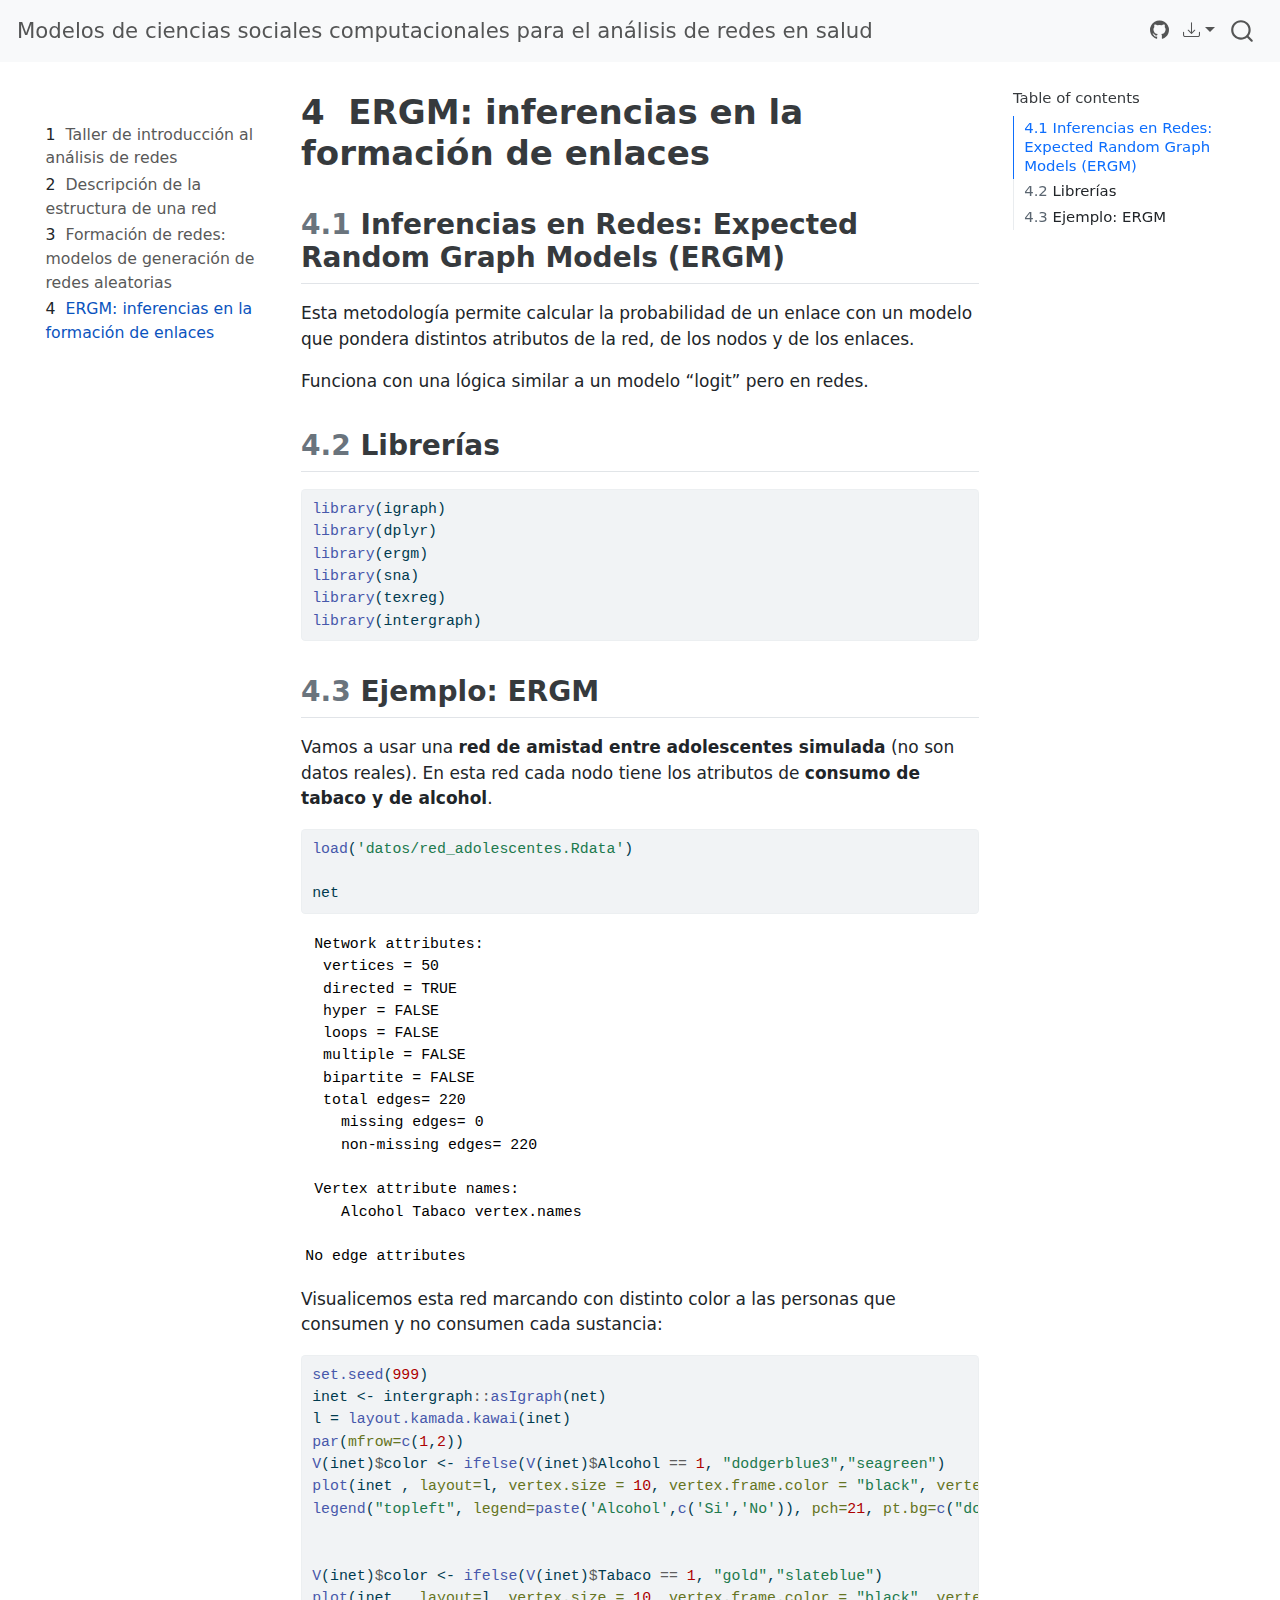
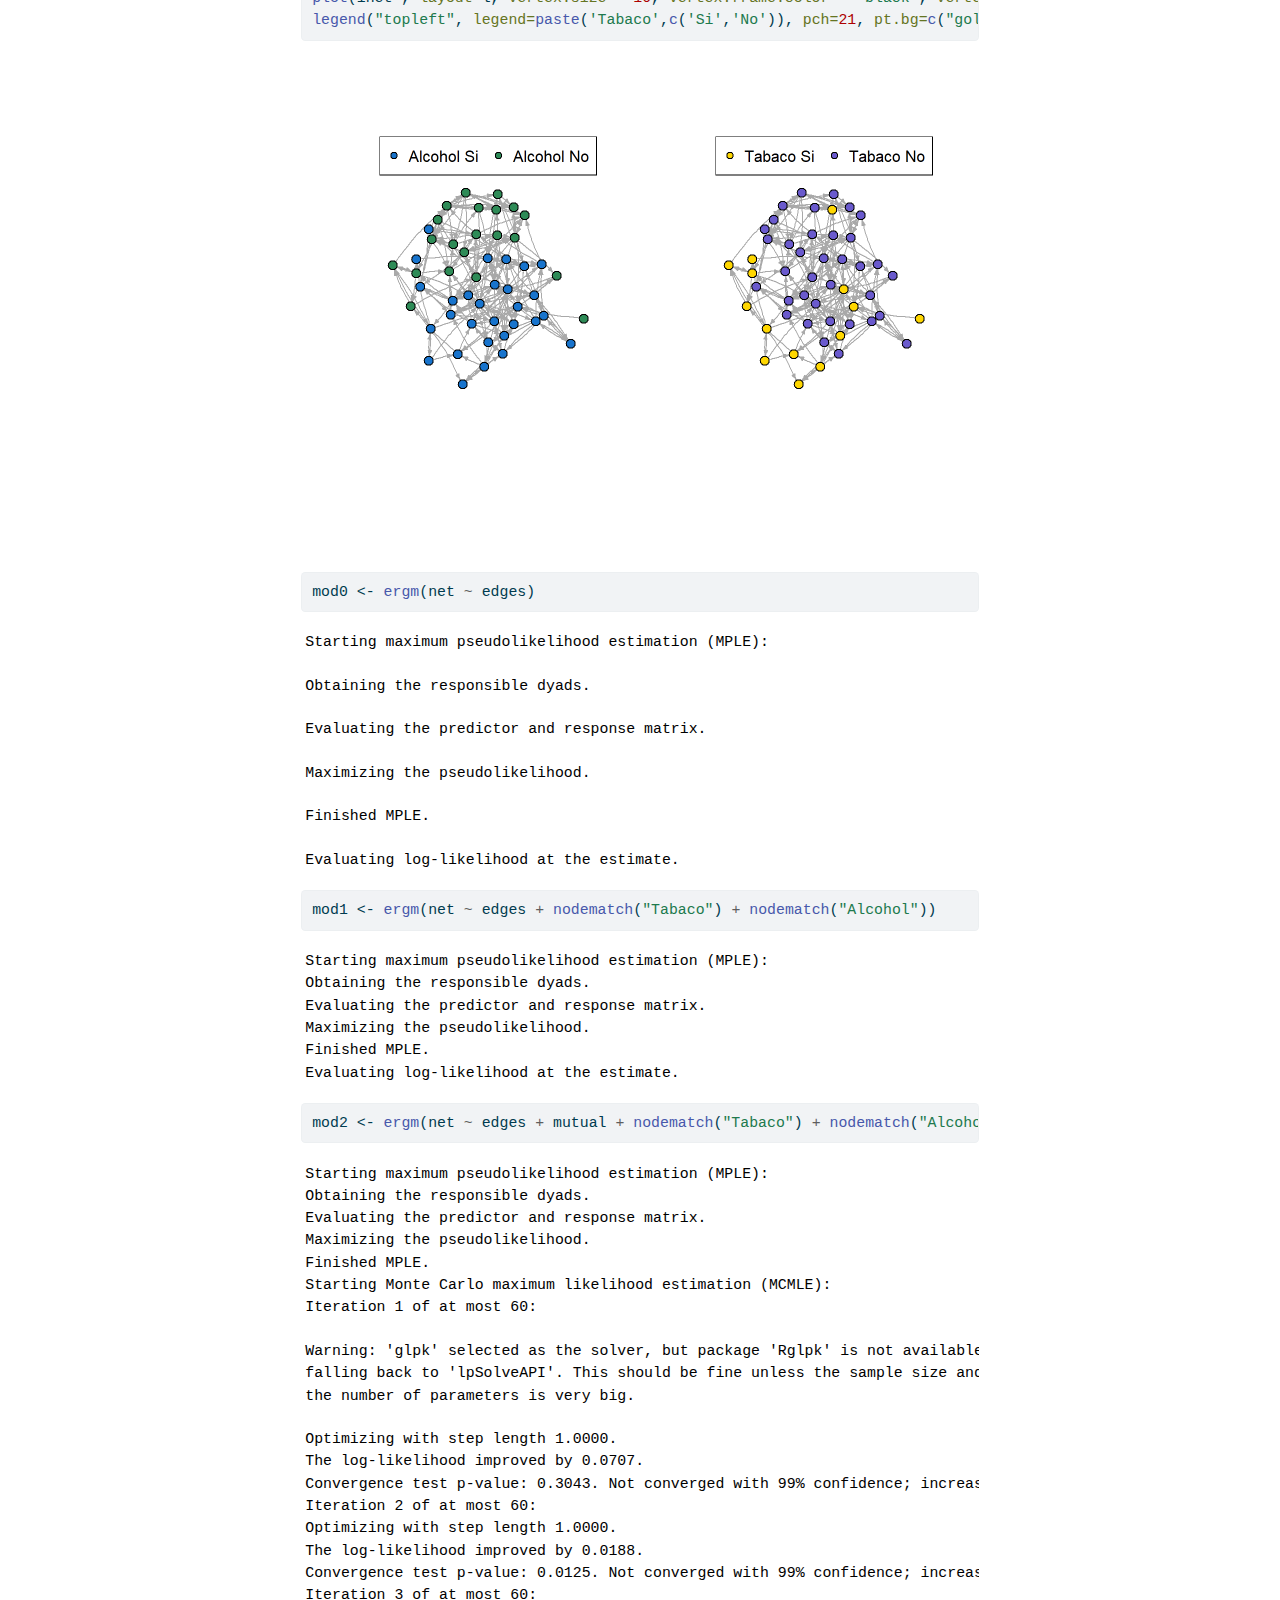
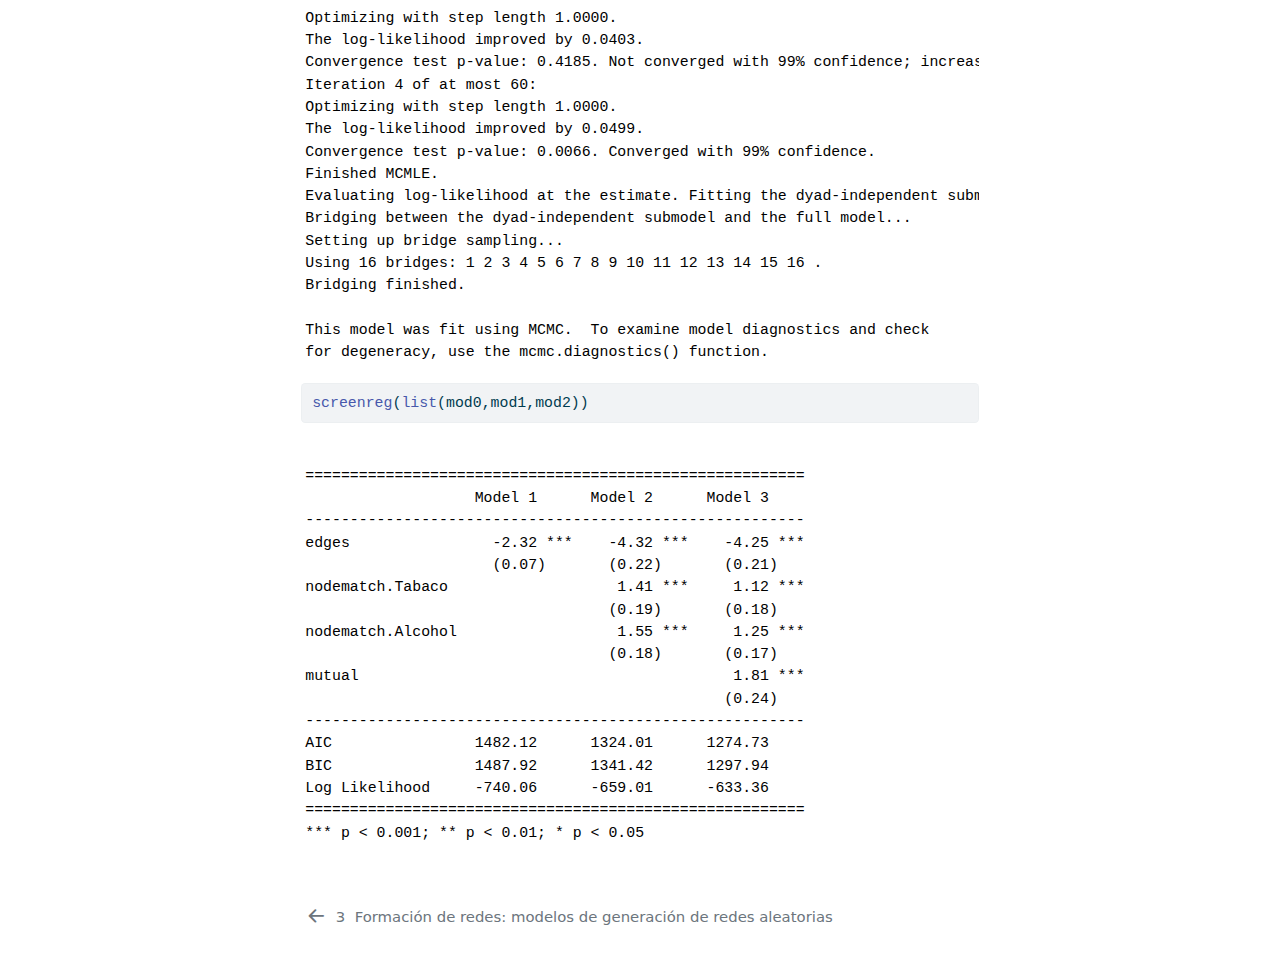
<file: 03-ergm.html>
<!DOCTYPE html>
<html xmlns="http://www.w3.org/1999/xhtml" lang="en" xml:lang="en"><head>

<meta charset="utf-8">
<meta name="generator" content="quarto-1.3.433">

<meta name="viewport" content="width=device-width, initial-scale=1.0, user-scalable=yes">


<title>Modelos de ciencias sociales computacionales para el análisis de redes en salud - 4&nbsp; ERGM: inferencias en la formación de enlaces</title>
<style>
code{white-space: pre-wrap;}
span.smallcaps{font-variant: small-caps;}
div.columns{display: flex; gap: min(4vw, 1.5em);}
div.column{flex: auto; overflow-x: auto;}
div.hanging-indent{margin-left: 1.5em; text-indent: -1.5em;}
ul.task-list{list-style: none;}
ul.task-list li input[type="checkbox"] {
  width: 0.8em;
  margin: 0 0.8em 0.2em -1em; /* quarto-specific, see https://github.com/quarto-dev/quarto-cli/issues/4556 */ 
  vertical-align: middle;
}
/* CSS for syntax highlighting */
pre > code.sourceCode { white-space: pre; position: relative; }
pre > code.sourceCode > span { display: inline-block; line-height: 1.25; }
pre > code.sourceCode > span:empty { height: 1.2em; }
.sourceCode { overflow: visible; }
code.sourceCode > span { color: inherit; text-decoration: inherit; }
div.sourceCode { margin: 1em 0; }
pre.sourceCode { margin: 0; }
@media screen {
div.sourceCode { overflow: auto; }
}
@media print {
pre > code.sourceCode { white-space: pre-wrap; }
pre > code.sourceCode > span { text-indent: -5em; padding-left: 5em; }
}
pre.numberSource code
  { counter-reset: source-line 0; }
pre.numberSource code > span
  { position: relative; left: -4em; counter-increment: source-line; }
pre.numberSource code > span > a:first-child::before
  { content: counter(source-line);
    position: relative; left: -1em; text-align: right; vertical-align: baseline;
    border: none; display: inline-block;
    -webkit-touch-callout: none; -webkit-user-select: none;
    -khtml-user-select: none; -moz-user-select: none;
    -ms-user-select: none; user-select: none;
    padding: 0 4px; width: 4em;
  }
pre.numberSource { margin-left: 3em;  padding-left: 4px; }
div.sourceCode
  {   }
@media screen {
pre > code.sourceCode > span > a:first-child::before { text-decoration: underline; }
}
</style>


<script src="site_libs/quarto-nav/quarto-nav.js"></script>
<script src="site_libs/quarto-nav/headroom.min.js"></script>
<script src="site_libs/clipboard/clipboard.min.js"></script>
<script src="site_libs/quarto-search/autocomplete.umd.js"></script>
<script src="site_libs/quarto-search/fuse.min.js"></script>
<script src="site_libs/quarto-search/quarto-search.js"></script>
<meta name="quarto:offset" content="./">
<link href="./02-redes-aleatorias.html" rel="prev">
<script src="site_libs/quarto-html/quarto.js"></script>
<script src="site_libs/quarto-html/popper.min.js"></script>
<script src="site_libs/quarto-html/tippy.umd.min.js"></script>
<script src="site_libs/quarto-html/anchor.min.js"></script>
<link href="site_libs/quarto-html/tippy.css" rel="stylesheet">
<link href="site_libs/quarto-html/quarto-syntax-highlighting.css" rel="stylesheet" id="quarto-text-highlighting-styles">
<script src="site_libs/bootstrap/bootstrap.min.js"></script>
<link href="site_libs/bootstrap/bootstrap-icons.css" rel="stylesheet">
<link href="site_libs/bootstrap/bootstrap.min.css" rel="stylesheet" id="quarto-bootstrap" data-mode="light">
<script id="quarto-search-options" type="application/json">{
  "location": "navbar",
  "copy-button": false,
  "collapse-after": 3,
  "panel-placement": "end",
  "type": "overlay",
  "limit": 20,
  "language": {
    "search-no-results-text": "No results",
    "search-matching-documents-text": "matching documents",
    "search-copy-link-title": "Copy link to search",
    "search-hide-matches-text": "Hide additional matches",
    "search-more-match-text": "more match in this document",
    "search-more-matches-text": "more matches in this document",
    "search-clear-button-title": "Clear",
    "search-detached-cancel-button-title": "Cancel",
    "search-submit-button-title": "Submit",
    "search-label": "Search"
  }
}</script>


</head>

<body class="nav-sidebar floating nav-fixed">

<div id="quarto-search-results"></div>
  <header id="quarto-header" class="headroom fixed-top">
    <nav class="navbar navbar-expand-lg navbar-dark ">
      <div class="navbar-container container-fluid">
      <div class="navbar-brand-container">
    <a class="navbar-brand" href="./index.html">
    <span class="navbar-title">Modelos de ciencias sociales computacionales para el análisis de redes en salud</span>
    </a>
  </div>
            <div id="quarto-search" class="" title="Search"></div>
          <button class="navbar-toggler" type="button" data-bs-toggle="collapse" data-bs-target="#navbarCollapse" aria-controls="navbarCollapse" aria-expanded="false" aria-label="Toggle navigation" onclick="if (window.quartoToggleHeadroom) { window.quartoToggleHeadroom(); }">
  <span class="navbar-toggler-icon"></span>
</button>
          <div class="collapse navbar-collapse" id="navbarCollapse">
            <ul class="navbar-nav navbar-nav-scroll ms-auto">
  <li class="nav-item compact">
    <a class="nav-link" href="https://github.com/alejandramolinam/Taller_redes_salud_2024" rel="" target=""><i class="bi bi-github" role="img" aria-label="GitHub">
</i> 
 <span class="menu-text"></span></a>
  </li>  
</ul>
            <div class="quarto-navbar-tools">
    <div class="dropdown">
      <a href="" title="Download" id="quarto-navigation-tool-dropdown-0" class="quarto-navigation-tool dropdown-toggle px-1" data-bs-toggle="dropdown" aria-expanded="false" aria-label="Download"><i class="bi bi-download"></i></a>
      <ul class="dropdown-menu dropdown-menu-end" aria-labelledby="quarto-navigation-tool-dropdown-0">
          <li>
            <a class="dropdown-item quarto-navbar-tools-item" href="./Modelos-de-ciencias-sociales-computacionales-para-el-análisis-de-redes-en-salud.epub">
              <i class="bi bi-bi-journal pe-1"></i>
            Download ePub
            </a>
          </li>
          <li>
            <a class="dropdown-item quarto-navbar-tools-item" href="./Modelos-de-ciencias-sociales-computacionales-para-el-análisis-de-redes-en-salud.pdf">
              <i class="bi bi-bi-file-pdf pe-1"></i>
            Download PDF
            </a>
          </li>
      </ul>
    </div>
</div>
          </div> <!-- /navcollapse -->
      </div> <!-- /container-fluid -->
    </nav>
  <nav class="quarto-secondary-nav">
    <div class="container-fluid d-flex">
      <button type="button" class="quarto-btn-toggle btn" data-bs-toggle="collapse" data-bs-target="#quarto-sidebar,#quarto-sidebar-glass" aria-controls="quarto-sidebar" aria-expanded="false" aria-label="Toggle sidebar navigation" onclick="if (window.quartoToggleHeadroom) { window.quartoToggleHeadroom(); }">
        <i class="bi bi-layout-text-sidebar-reverse"></i>
      </button>
      <nav class="quarto-page-breadcrumbs" aria-label="breadcrumb"><ol class="breadcrumb"><li class="breadcrumb-item"><a href="./03-ergm.html"><span class="chapter-number">4</span>&nbsp; <span class="chapter-title">ERGM: inferencias en la formación de enlaces</span></a></li></ol></nav>
      <a class="flex-grow-1" role="button" data-bs-toggle="collapse" data-bs-target="#quarto-sidebar,#quarto-sidebar-glass" aria-controls="quarto-sidebar" aria-expanded="false" aria-label="Toggle sidebar navigation" onclick="if (window.quartoToggleHeadroom) { window.quartoToggleHeadroom(); }">      
      </a>
      <button type="button" class="btn quarto-search-button" aria-label="" onclick="window.quartoOpenSearch();">
        <i class="bi bi-search"></i>
      </button>
    </div>
  </nav>
</header>
<!-- content -->
<div id="quarto-content" class="quarto-container page-columns page-rows-contents page-layout-article page-navbar">
<!-- sidebar -->
  <nav id="quarto-sidebar" class="sidebar collapse collapse-horizontal sidebar-navigation floating overflow-auto">
        <div class="mt-2 flex-shrink-0 align-items-center">
        <div class="sidebar-search">
        <div id="quarto-search" class="" title="Search"></div>
        </div>
        </div>
    <div class="sidebar-menu-container"> 
    <ul class="list-unstyled mt-1">
        <li class="sidebar-item">
  <div class="sidebar-item-container"> 
  <a href="./index.html" class="sidebar-item-text sidebar-link">
 <span class="menu-text"><span class="chapter-number">1</span>&nbsp; <span class="chapter-title">Taller de introducción al análisis de redes</span></span></a>
  </div>
</li>
        <li class="sidebar-item">
  <div class="sidebar-item-container"> 
  <a href="./01-descripcion-redes.html" class="sidebar-item-text sidebar-link">
 <span class="menu-text"><span class="chapter-number">2</span>&nbsp; <span class="chapter-title">Descripción de la estructura de una red</span></span></a>
  </div>
</li>
        <li class="sidebar-item">
  <div class="sidebar-item-container"> 
  <a href="./02-redes-aleatorias.html" class="sidebar-item-text sidebar-link">
 <span class="menu-text"><span class="chapter-number">3</span>&nbsp; <span class="chapter-title">Formación de redes: modelos de generación de redes aleatorias</span></span></a>
  </div>
</li>
        <li class="sidebar-item">
  <div class="sidebar-item-container"> 
  <a href="./03-ergm.html" class="sidebar-item-text sidebar-link active">
 <span class="menu-text"><span class="chapter-number">4</span>&nbsp; <span class="chapter-title">ERGM: inferencias en la formación de enlaces</span></span></a>
  </div>
</li>
    </ul>
    </div>
</nav>
<div id="quarto-sidebar-glass" data-bs-toggle="collapse" data-bs-target="#quarto-sidebar,#quarto-sidebar-glass"></div>
<!-- margin-sidebar -->
    <div id="quarto-margin-sidebar" class="sidebar margin-sidebar">
        <nav id="TOC" role="doc-toc" class="toc-active">
    <h2 id="toc-title">Table of contents</h2>
   
  <ul>
  <li><a href="#inferencias-en-redes-expected-random-graph-models-ergm" id="toc-inferencias-en-redes-expected-random-graph-models-ergm" class="nav-link active" data-scroll-target="#inferencias-en-redes-expected-random-graph-models-ergm"><span class="header-section-number">4.1</span> Inferencias en Redes: Expected Random Graph Models (ERGM)</a></li>
  <li><a href="#librerías" id="toc-librerías" class="nav-link" data-scroll-target="#librerías"><span class="header-section-number">4.2</span> Librerías</a></li>
  <li><a href="#ejemplo-ergm" id="toc-ejemplo-ergm" class="nav-link" data-scroll-target="#ejemplo-ergm"><span class="header-section-number">4.3</span> Ejemplo: ERGM</a></li>
  </ul>
</nav>
    </div>
<!-- main -->
<main class="content" id="quarto-document-content">

<header id="title-block-header" class="quarto-title-block default">
<div class="quarto-title">
<h1 class="title"><span class="chapter-number">4</span>&nbsp; <span class="chapter-title">ERGM: inferencias en la formación de enlaces</span></h1>
</div>



<div class="quarto-title-meta">

    
  
    
  </div>
  

</header>

<section id="inferencias-en-redes-expected-random-graph-models-ergm" class="level2" data-number="4.1">
<h2 data-number="4.1" class="anchored" data-anchor-id="inferencias-en-redes-expected-random-graph-models-ergm"><span class="header-section-number">4.1</span> Inferencias en Redes: Expected Random Graph Models (ERGM)</h2>
<p>Esta metodología permite calcular la probabilidad de un enlace con un modelo que pondera distintos atributos de la red, de los nodos y de los enlaces.</p>
<p>Funciona con una lógica similar a un modelo “logit” pero en redes.</p>
</section>
<section id="librerías" class="level2" data-number="4.2">
<h2 data-number="4.2" class="anchored" data-anchor-id="librerías"><span class="header-section-number">4.2</span> Librerías</h2>
<div class="cell" data-hash="03-ergm_cache/html/unnamed-chunk-1_f8c5fe0a192e89bbabb643034a01bf36">
<div class="sourceCode cell-code" id="cb1"><pre class="sourceCode r code-with-copy"><code class="sourceCode r"><span id="cb1-1"><a href="#cb1-1" aria-hidden="true" tabindex="-1"></a><span class="fu">library</span>(igraph)</span>
<span id="cb1-2"><a href="#cb1-2" aria-hidden="true" tabindex="-1"></a><span class="fu">library</span>(dplyr)</span>
<span id="cb1-3"><a href="#cb1-3" aria-hidden="true" tabindex="-1"></a><span class="fu">library</span>(ergm)</span>
<span id="cb1-4"><a href="#cb1-4" aria-hidden="true" tabindex="-1"></a><span class="fu">library</span>(sna)</span>
<span id="cb1-5"><a href="#cb1-5" aria-hidden="true" tabindex="-1"></a><span class="fu">library</span>(texreg)</span>
<span id="cb1-6"><a href="#cb1-6" aria-hidden="true" tabindex="-1"></a><span class="fu">library</span>(intergraph)</span></code><button title="Copy to Clipboard" class="code-copy-button"><i class="bi"></i></button></pre></div>
</div>
</section>
<section id="ejemplo-ergm" class="level2" data-number="4.3">
<h2 data-number="4.3" class="anchored" data-anchor-id="ejemplo-ergm"><span class="header-section-number">4.3</span> Ejemplo: ERGM</h2>
<p>Vamos a usar una <strong>red de amistad entre adolescentes simulada</strong> (no son datos reales). En esta red cada nodo tiene los atributos de <strong>consumo de tabaco y de alcohol</strong>.</p>
<div class="cell" data-hash="03-ergm_cache/html/unnamed-chunk-2_457c3cf57351c05eabff411e3a0ec265">
<div class="sourceCode cell-code" id="cb2"><pre class="sourceCode r code-with-copy"><code class="sourceCode r"><span id="cb2-1"><a href="#cb2-1" aria-hidden="true" tabindex="-1"></a><span class="fu">load</span>(<span class="st">'datos/red_adolescentes.Rdata'</span>)</span>
<span id="cb2-2"><a href="#cb2-2" aria-hidden="true" tabindex="-1"></a></span>
<span id="cb2-3"><a href="#cb2-3" aria-hidden="true" tabindex="-1"></a>net</span></code><button title="Copy to Clipboard" class="code-copy-button"><i class="bi"></i></button></pre></div>
<div class="cell-output cell-output-stdout">
<pre><code> Network attributes:
  vertices = 50 
  directed = TRUE 
  hyper = FALSE 
  loops = FALSE 
  multiple = FALSE 
  bipartite = FALSE 
  total edges= 220 
    missing edges= 0 
    non-missing edges= 220 

 Vertex attribute names: 
    Alcohol Tabaco vertex.names 

No edge attributes</code></pre>
</div>
</div>
<p>Visualicemos esta red marcando con distinto color a las personas que consumen y no consumen cada sustancia:</p>
<div class="cell" data-hash="03-ergm_cache/html/unnamed-chunk-3_8a91932cd3bf66c79431ff3d6ced4724">
<div class="sourceCode cell-code" id="cb4"><pre class="sourceCode r code-with-copy"><code class="sourceCode r"><span id="cb4-1"><a href="#cb4-1" aria-hidden="true" tabindex="-1"></a><span class="fu">set.seed</span>(<span class="dv">999</span>) </span>
<span id="cb4-2"><a href="#cb4-2" aria-hidden="true" tabindex="-1"></a>inet <span class="ot">&lt;-</span> intergraph<span class="sc">::</span><span class="fu">asIgraph</span>(net)</span>
<span id="cb4-3"><a href="#cb4-3" aria-hidden="true" tabindex="-1"></a>l <span class="ot">=</span> <span class="fu">layout.kamada.kawai</span>(inet)</span>
<span id="cb4-4"><a href="#cb4-4" aria-hidden="true" tabindex="-1"></a><span class="fu">par</span>(<span class="at">mfrow=</span><span class="fu">c</span>(<span class="dv">1</span>,<span class="dv">2</span>))</span>
<span id="cb4-5"><a href="#cb4-5" aria-hidden="true" tabindex="-1"></a><span class="fu">V</span>(inet)<span class="sc">$</span>color <span class="ot">&lt;-</span> <span class="fu">ifelse</span>(<span class="fu">V</span>(inet)<span class="sc">$</span>Alcohol <span class="sc">==</span> <span class="dv">1</span>, <span class="st">"dodgerblue3"</span>,<span class="st">"seagreen"</span>)</span>
<span id="cb4-6"><a href="#cb4-6" aria-hidden="true" tabindex="-1"></a><span class="fu">plot</span>(inet , <span class="at">layout=</span>l, <span class="at">vertex.size =</span> <span class="dv">10</span>, <span class="at">vertex.frame.color =</span> <span class="st">"black"</span>, <span class="at">vertex.label.cex =</span> .<span class="dv">7</span>, <span class="at">vertex.label =</span> <span class="cn">NA</span>, <span class="at">edge.curved =</span> .<span class="dv">1</span>, <span class="at">edge.arrow.size =</span> .<span class="dv">3</span>)</span>
<span id="cb4-7"><a href="#cb4-7" aria-hidden="true" tabindex="-1"></a><span class="fu">legend</span>(<span class="st">"topleft"</span>, <span class="at">legend=</span><span class="fu">paste</span>(<span class="st">'Alcohol'</span>,<span class="fu">c</span>(<span class="st">'Si'</span>,<span class="st">'No'</span>)), <span class="at">pch=</span><span class="dv">21</span>, <span class="at">pt.bg=</span><span class="fu">c</span>(<span class="st">"dodgerblue3"</span>,<span class="st">"seagreen"</span>), <span class="at">horiz =</span> T)</span>
<span id="cb4-8"><a href="#cb4-8" aria-hidden="true" tabindex="-1"></a></span>
<span id="cb4-9"><a href="#cb4-9" aria-hidden="true" tabindex="-1"></a></span>
<span id="cb4-10"><a href="#cb4-10" aria-hidden="true" tabindex="-1"></a><span class="fu">V</span>(inet)<span class="sc">$</span>color <span class="ot">&lt;-</span> <span class="fu">ifelse</span>(<span class="fu">V</span>(inet)<span class="sc">$</span>Tabaco <span class="sc">==</span> <span class="dv">1</span>, <span class="st">"gold"</span>,<span class="st">"slateblue"</span>)</span>
<span id="cb4-11"><a href="#cb4-11" aria-hidden="true" tabindex="-1"></a><span class="fu">plot</span>(inet , <span class="at">layout=</span>l, <span class="at">vertex.size =</span> <span class="dv">10</span>, <span class="at">vertex.frame.color =</span> <span class="st">"black"</span>, <span class="at">vertex.label.cex =</span> .<span class="dv">7</span>, <span class="at">vertex.label =</span> <span class="cn">NA</span>, <span class="at">edge.curved =</span> .<span class="dv">1</span>, <span class="at">edge.arrow.size =</span> .<span class="dv">3</span>)</span>
<span id="cb4-12"><a href="#cb4-12" aria-hidden="true" tabindex="-1"></a><span class="fu">legend</span>(<span class="st">"topleft"</span>, <span class="at">legend=</span><span class="fu">paste</span>(<span class="st">'Tabaco'</span>,<span class="fu">c</span>(<span class="st">'Si'</span>,<span class="st">'No'</span>)), <span class="at">pch=</span><span class="dv">21</span>, <span class="at">pt.bg=</span><span class="fu">c</span>(<span class="st">"gold"</span>, <span class="st">"slateblue"</span>), <span class="at">horiz =</span> T)</span></code><button title="Copy to Clipboard" class="code-copy-button"><i class="bi"></i></button></pre></div>
<div class="cell-output-display">
<p><img src="03-ergm_files/figure-html/unnamed-chunk-3-1.png" class="img-fluid" width="672"></p>
</div>
</div>
<div class="cell" data-hash="03-ergm_cache/html/unnamed-chunk-4_efea07eedc3d52bc538e9f433eba93f1">
<div class="sourceCode cell-code" id="cb5"><pre class="sourceCode r code-with-copy"><code class="sourceCode r"><span id="cb5-1"><a href="#cb5-1" aria-hidden="true" tabindex="-1"></a>mod0 <span class="ot">&lt;-</span> <span class="fu">ergm</span>(net <span class="sc">~</span> edges)</span></code><button title="Copy to Clipboard" class="code-copy-button"><i class="bi"></i></button></pre></div>
<div class="cell-output cell-output-stderr">
<pre><code>Starting maximum pseudolikelihood estimation (MPLE):</code></pre>
</div>
<div class="cell-output cell-output-stderr">
<pre><code>Obtaining the responsible dyads.</code></pre>
</div>
<div class="cell-output cell-output-stderr">
<pre><code>Evaluating the predictor and response matrix.</code></pre>
</div>
<div class="cell-output cell-output-stderr">
<pre><code>Maximizing the pseudolikelihood.</code></pre>
</div>
<div class="cell-output cell-output-stderr">
<pre><code>Finished MPLE.</code></pre>
</div>
<div class="cell-output cell-output-stderr">
<pre><code>Evaluating log-likelihood at the estimate. </code></pre>
</div>
<div class="sourceCode cell-code" id="cb12"><pre class="sourceCode r code-with-copy"><code class="sourceCode r"><span id="cb12-1"><a href="#cb12-1" aria-hidden="true" tabindex="-1"></a>mod1 <span class="ot">&lt;-</span> <span class="fu">ergm</span>(net <span class="sc">~</span> edges <span class="sc">+</span> <span class="fu">nodematch</span>(<span class="st">"Tabaco"</span>) <span class="sc">+</span> <span class="fu">nodematch</span>(<span class="st">"Alcohol"</span>))</span></code><button title="Copy to Clipboard" class="code-copy-button"><i class="bi"></i></button></pre></div>
<div class="cell-output cell-output-stderr">
<pre><code>Starting maximum pseudolikelihood estimation (MPLE):
Obtaining the responsible dyads.
Evaluating the predictor and response matrix.
Maximizing the pseudolikelihood.
Finished MPLE.
Evaluating log-likelihood at the estimate. </code></pre>
</div>
<div class="sourceCode cell-code" id="cb14"><pre class="sourceCode r code-with-copy"><code class="sourceCode r"><span id="cb14-1"><a href="#cb14-1" aria-hidden="true" tabindex="-1"></a>mod2 <span class="ot">&lt;-</span> <span class="fu">ergm</span>(net <span class="sc">~</span> edges <span class="sc">+</span> mutual <span class="sc">+</span> <span class="fu">nodematch</span>(<span class="st">"Tabaco"</span>) <span class="sc">+</span> <span class="fu">nodematch</span>(<span class="st">"Alcohol"</span>))</span></code><button title="Copy to Clipboard" class="code-copy-button"><i class="bi"></i></button></pre></div>
<div class="cell-output cell-output-stderr">
<pre><code>Starting maximum pseudolikelihood estimation (MPLE):
Obtaining the responsible dyads.
Evaluating the predictor and response matrix.
Maximizing the pseudolikelihood.
Finished MPLE.
Starting Monte Carlo maximum likelihood estimation (MCMLE):
Iteration 1 of at most 60:</code></pre>
</div>
<div class="cell-output cell-output-stderr">
<pre><code>Warning: 'glpk' selected as the solver, but package 'Rglpk' is not available;
falling back to 'lpSolveAPI'. This should be fine unless the sample size and/or
the number of parameters is very big.</code></pre>
</div>
<div class="cell-output cell-output-stderr">
<pre><code>Optimizing with step length 1.0000.
The log-likelihood improved by 0.0707.
Convergence test p-value: 0.3043. Not converged with 99% confidence; increasing sample size.
Iteration 2 of at most 60:
Optimizing with step length 1.0000.
The log-likelihood improved by 0.0188.
Convergence test p-value: 0.0125. Not converged with 99% confidence; increasing sample size.
Iteration 3 of at most 60:
Optimizing with step length 1.0000.
The log-likelihood improved by 0.0403.
Convergence test p-value: 0.4185. Not converged with 99% confidence; increasing sample size.
Iteration 4 of at most 60:
Optimizing with step length 1.0000.
The log-likelihood improved by 0.0499.
Convergence test p-value: 0.0066. Converged with 99% confidence.
Finished MCMLE.
Evaluating log-likelihood at the estimate. Fitting the dyad-independent submodel...
Bridging between the dyad-independent submodel and the full model...
Setting up bridge sampling...
Using 16 bridges: 1 2 3 4 5 6 7 8 9 10 11 12 13 14 15 16 .
Bridging finished.

This model was fit using MCMC.  To examine model diagnostics and check
for degeneracy, use the mcmc.diagnostics() function.</code></pre>
</div>
<div class="sourceCode cell-code" id="cb18"><pre class="sourceCode r code-with-copy"><code class="sourceCode r"><span id="cb18-1"><a href="#cb18-1" aria-hidden="true" tabindex="-1"></a><span class="fu">screenreg</span>(<span class="fu">list</span>(mod0,mod1,mod2))</span></code><button title="Copy to Clipboard" class="code-copy-button"><i class="bi"></i></button></pre></div>
<div class="cell-output cell-output-stdout">
<pre><code>
========================================================
                   Model 1      Model 2      Model 3    
--------------------------------------------------------
edges                -2.32 ***    -4.32 ***    -4.25 ***
                     (0.07)       (0.22)       (0.21)   
nodematch.Tabaco                   1.41 ***     1.12 ***
                                  (0.19)       (0.18)   
nodematch.Alcohol                  1.55 ***     1.25 ***
                                  (0.18)       (0.17)   
mutual                                          1.81 ***
                                               (0.24)   
--------------------------------------------------------
AIC                1482.12      1324.01      1274.73    
BIC                1487.92      1341.42      1297.94    
Log Likelihood     -740.06      -659.01      -633.36    
========================================================
*** p &lt; 0.001; ** p &lt; 0.01; * p &lt; 0.05</code></pre>
</div>
</div>


</section>

</main> <!-- /main -->
<script id="quarto-html-after-body" type="application/javascript">
window.document.addEventListener("DOMContentLoaded", function (event) {
  const toggleBodyColorMode = (bsSheetEl) => {
    const mode = bsSheetEl.getAttribute("data-mode");
    const bodyEl = window.document.querySelector("body");
    if (mode === "dark") {
      bodyEl.classList.add("quarto-dark");
      bodyEl.classList.remove("quarto-light");
    } else {
      bodyEl.classList.add("quarto-light");
      bodyEl.classList.remove("quarto-dark");
    }
  }
  const toggleBodyColorPrimary = () => {
    const bsSheetEl = window.document.querySelector("link#quarto-bootstrap");
    if (bsSheetEl) {
      toggleBodyColorMode(bsSheetEl);
    }
  }
  toggleBodyColorPrimary();  
  const icon = "";
  const anchorJS = new window.AnchorJS();
  anchorJS.options = {
    placement: 'right',
    icon: icon
  };
  anchorJS.add('.anchored');
  const isCodeAnnotation = (el) => {
    for (const clz of el.classList) {
      if (clz.startsWith('code-annotation-')) {                     
        return true;
      }
    }
    return false;
  }
  const clipboard = new window.ClipboardJS('.code-copy-button', {
    text: function(trigger) {
      const codeEl = trigger.previousElementSibling.cloneNode(true);
      for (const childEl of codeEl.children) {
        if (isCodeAnnotation(childEl)) {
          childEl.remove();
        }
      }
      return codeEl.innerText;
    }
  });
  clipboard.on('success', function(e) {
    // button target
    const button = e.trigger;
    // don't keep focus
    button.blur();
    // flash "checked"
    button.classList.add('code-copy-button-checked');
    var currentTitle = button.getAttribute("title");
    button.setAttribute("title", "Copied!");
    let tooltip;
    if (window.bootstrap) {
      button.setAttribute("data-bs-toggle", "tooltip");
      button.setAttribute("data-bs-placement", "left");
      button.setAttribute("data-bs-title", "Copied!");
      tooltip = new bootstrap.Tooltip(button, 
        { trigger: "manual", 
          customClass: "code-copy-button-tooltip",
          offset: [0, -8]});
      tooltip.show();    
    }
    setTimeout(function() {
      if (tooltip) {
        tooltip.hide();
        button.removeAttribute("data-bs-title");
        button.removeAttribute("data-bs-toggle");
        button.removeAttribute("data-bs-placement");
      }
      button.setAttribute("title", currentTitle);
      button.classList.remove('code-copy-button-checked');
    }, 1000);
    // clear code selection
    e.clearSelection();
  });
  function tippyHover(el, contentFn) {
    const config = {
      allowHTML: true,
      content: contentFn,
      maxWidth: 500,
      delay: 100,
      arrow: false,
      appendTo: function(el) {
          return el.parentElement;
      },
      interactive: true,
      interactiveBorder: 10,
      theme: 'quarto',
      placement: 'bottom-start'
    };
    window.tippy(el, config); 
  }
  const noterefs = window.document.querySelectorAll('a[role="doc-noteref"]');
  for (var i=0; i<noterefs.length; i++) {
    const ref = noterefs[i];
    tippyHover(ref, function() {
      // use id or data attribute instead here
      let href = ref.getAttribute('data-footnote-href') || ref.getAttribute('href');
      try { href = new URL(href).hash; } catch {}
      const id = href.replace(/^#\/?/, "");
      const note = window.document.getElementById(id);
      return note.innerHTML;
    });
  }
      let selectedAnnoteEl;
      const selectorForAnnotation = ( cell, annotation) => {
        let cellAttr = 'data-code-cell="' + cell + '"';
        let lineAttr = 'data-code-annotation="' +  annotation + '"';
        const selector = 'span[' + cellAttr + '][' + lineAttr + ']';
        return selector;
      }
      const selectCodeLines = (annoteEl) => {
        const doc = window.document;
        const targetCell = annoteEl.getAttribute("data-target-cell");
        const targetAnnotation = annoteEl.getAttribute("data-target-annotation");
        const annoteSpan = window.document.querySelector(selectorForAnnotation(targetCell, targetAnnotation));
        const lines = annoteSpan.getAttribute("data-code-lines").split(",");
        const lineIds = lines.map((line) => {
          return targetCell + "-" + line;
        })
        let top = null;
        let height = null;
        let parent = null;
        if (lineIds.length > 0) {
            //compute the position of the single el (top and bottom and make a div)
            const el = window.document.getElementById(lineIds[0]);
            top = el.offsetTop;
            height = el.offsetHeight;
            parent = el.parentElement.parentElement;
          if (lineIds.length > 1) {
            const lastEl = window.document.getElementById(lineIds[lineIds.length - 1]);
            const bottom = lastEl.offsetTop + lastEl.offsetHeight;
            height = bottom - top;
          }
          if (top !== null && height !== null && parent !== null) {
            // cook up a div (if necessary) and position it 
            let div = window.document.getElementById("code-annotation-line-highlight");
            if (div === null) {
              div = window.document.createElement("div");
              div.setAttribute("id", "code-annotation-line-highlight");
              div.style.position = 'absolute';
              parent.appendChild(div);
            }
            div.style.top = top - 2 + "px";
            div.style.height = height + 4 + "px";
            let gutterDiv = window.document.getElementById("code-annotation-line-highlight-gutter");
            if (gutterDiv === null) {
              gutterDiv = window.document.createElement("div");
              gutterDiv.setAttribute("id", "code-annotation-line-highlight-gutter");
              gutterDiv.style.position = 'absolute';
              const codeCell = window.document.getElementById(targetCell);
              const gutter = codeCell.querySelector('.code-annotation-gutter');
              gutter.appendChild(gutterDiv);
            }
            gutterDiv.style.top = top - 2 + "px";
            gutterDiv.style.height = height + 4 + "px";
          }
          selectedAnnoteEl = annoteEl;
        }
      };
      const unselectCodeLines = () => {
        const elementsIds = ["code-annotation-line-highlight", "code-annotation-line-highlight-gutter"];
        elementsIds.forEach((elId) => {
          const div = window.document.getElementById(elId);
          if (div) {
            div.remove();
          }
        });
        selectedAnnoteEl = undefined;
      };
      // Attach click handler to the DT
      const annoteDls = window.document.querySelectorAll('dt[data-target-cell]');
      for (const annoteDlNode of annoteDls) {
        annoteDlNode.addEventListener('click', (event) => {
          const clickedEl = event.target;
          if (clickedEl !== selectedAnnoteEl) {
            unselectCodeLines();
            const activeEl = window.document.querySelector('dt[data-target-cell].code-annotation-active');
            if (activeEl) {
              activeEl.classList.remove('code-annotation-active');
            }
            selectCodeLines(clickedEl);
            clickedEl.classList.add('code-annotation-active');
          } else {
            // Unselect the line
            unselectCodeLines();
            clickedEl.classList.remove('code-annotation-active');
          }
        });
      }
  const findCites = (el) => {
    const parentEl = el.parentElement;
    if (parentEl) {
      const cites = parentEl.dataset.cites;
      if (cites) {
        return {
          el,
          cites: cites.split(' ')
        };
      } else {
        return findCites(el.parentElement)
      }
    } else {
      return undefined;
    }
  };
  var bibliorefs = window.document.querySelectorAll('a[role="doc-biblioref"]');
  for (var i=0; i<bibliorefs.length; i++) {
    const ref = bibliorefs[i];
    const citeInfo = findCites(ref);
    if (citeInfo) {
      tippyHover(citeInfo.el, function() {
        var popup = window.document.createElement('div');
        citeInfo.cites.forEach(function(cite) {
          var citeDiv = window.document.createElement('div');
          citeDiv.classList.add('hanging-indent');
          citeDiv.classList.add('csl-entry');
          var biblioDiv = window.document.getElementById('ref-' + cite);
          if (biblioDiv) {
            citeDiv.innerHTML = biblioDiv.innerHTML;
          }
          popup.appendChild(citeDiv);
        });
        return popup.innerHTML;
      });
    }
  }
});
</script>
<nav class="page-navigation">
  <div class="nav-page nav-page-previous">
      <a href="./02-redes-aleatorias.html" class="pagination-link">
        <i class="bi bi-arrow-left-short"></i> <span class="nav-page-text"><span class="chapter-number">3</span>&nbsp; <span class="chapter-title">Formación de redes: modelos de generación de redes aleatorias</span></span>
      </a>          
  </div>
  <div class="nav-page nav-page-next">
  </div>
</nav>
</div> <!-- /content -->



</body></html>
</file>
<file: site_libs/quarto-html/tippy.css>
.tippy-box[data-animation=fade][data-state=hidden]{opacity:0}[data-tippy-root]{max-width:calc(100vw - 10px)}.tippy-box{position:relative;background-color:#333;color:#fff;border-radius:4px;font-size:14px;line-height:1.4;white-space:normal;outline:0;transition-property:transform,visibility,opacity}.tippy-box[data-placement^=top]>.tippy-arrow{bottom:0}.tippy-box[data-placement^=top]>.tippy-arrow:before{bottom:-7px;left:0;border-width:8px 8px 0;border-top-color:initial;transform-origin:center top}.tippy-box[data-placement^=bottom]>.tippy-arrow{top:0}.tippy-box[data-placement^=bottom]>.tippy-arrow:before{top:-7px;left:0;border-width:0 8px 8px;border-bottom-color:initial;transform-origin:center bottom}.tippy-box[data-placement^=left]>.tippy-arrow{right:0}.tippy-box[data-placement^=left]>.tippy-arrow:before{border-width:8px 0 8px 8px;border-left-color:initial;right:-7px;transform-origin:center left}.tippy-box[data-placement^=right]>.tippy-arrow{left:0}.tippy-box[data-placement^=right]>.tippy-arrow:before{left:-7px;border-width:8px 8px 8px 0;border-right-color:initial;transform-origin:center right}.tippy-box[data-inertia][data-state=visible]{transition-timing-function:cubic-bezier(.54,1.5,.38,1.11)}.tippy-arrow{width:16px;height:16px;color:#333}.tippy-arrow:before{content:"";position:absolute;border-color:transparent;border-style:solid}.tippy-content{position:relative;padding:5px 9px;z-index:1}
</file>
<file: site_libs/quarto-html/quarto-syntax-highlighting.css>
/* quarto syntax highlight colors */
:root {
  --quarto-hl-ot-color: #003B4F;
  --quarto-hl-at-color: #657422;
  --quarto-hl-ss-color: #20794D;
  --quarto-hl-an-color: #5E5E5E;
  --quarto-hl-fu-color: #4758AB;
  --quarto-hl-st-color: #20794D;
  --quarto-hl-cf-color: #003B4F;
  --quarto-hl-op-color: #5E5E5E;
  --quarto-hl-er-color: #AD0000;
  --quarto-hl-bn-color: #AD0000;
  --quarto-hl-al-color: #AD0000;
  --quarto-hl-va-color: #111111;
  --quarto-hl-bu-color: inherit;
  --quarto-hl-ex-color: inherit;
  --quarto-hl-pp-color: #AD0000;
  --quarto-hl-in-color: #5E5E5E;
  --quarto-hl-vs-color: #20794D;
  --quarto-hl-wa-color: #5E5E5E;
  --quarto-hl-do-color: #5E5E5E;
  --quarto-hl-im-color: #00769E;
  --quarto-hl-ch-color: #20794D;
  --quarto-hl-dt-color: #AD0000;
  --quarto-hl-fl-color: #AD0000;
  --quarto-hl-co-color: #5E5E5E;
  --quarto-hl-cv-color: #5E5E5E;
  --quarto-hl-cn-color: #8f5902;
  --quarto-hl-sc-color: #5E5E5E;
  --quarto-hl-dv-color: #AD0000;
  --quarto-hl-kw-color: #003B4F;
}

/* other quarto variables */
:root {
  --quarto-font-monospace: SFMono-Regular, Menlo, Monaco, Consolas, "Liberation Mono", "Courier New", monospace;
}

pre > code.sourceCode > span {
  color: #003B4F;
}

code span {
  color: #003B4F;
}

code.sourceCode > span {
  color: #003B4F;
}

div.sourceCode,
div.sourceCode pre.sourceCode {
  color: #003B4F;
}

code span.ot {
  color: #003B4F;
  font-style: inherit;
}

code span.at {
  color: #657422;
  font-style: inherit;
}

code span.ss {
  color: #20794D;
  font-style: inherit;
}

code span.an {
  color: #5E5E5E;
  font-style: inherit;
}

code span.fu {
  color: #4758AB;
  font-style: inherit;
}

code span.st {
  color: #20794D;
  font-style: inherit;
}

code span.cf {
  color: #003B4F;
  font-style: inherit;
}

code span.op {
  color: #5E5E5E;
  font-style: inherit;
}

code span.er {
  color: #AD0000;
  font-style: inherit;
}

code span.bn {
  color: #AD0000;
  font-style: inherit;
}

code span.al {
  color: #AD0000;
  font-style: inherit;
}

code span.va {
  color: #111111;
  font-style: inherit;
}

code span.bu {
  font-style: inherit;
}

code span.ex {
  font-style: inherit;
}

code span.pp {
  color: #AD0000;
  font-style: inherit;
}

code span.in {
  color: #5E5E5E;
  font-style: inherit;
}

code span.vs {
  color: #20794D;
  font-style: inherit;
}

code span.wa {
  color: #5E5E5E;
  font-style: italic;
}

code span.do {
  color: #5E5E5E;
  font-style: italic;
}

code span.im {
  color: #00769E;
  font-style: inherit;
}

code span.ch {
  color: #20794D;
  font-style: inherit;
}

code span.dt {
  color: #AD0000;
  font-style: inherit;
}

code span.fl {
  color: #AD0000;
  font-style: inherit;
}

code span.co {
  color: #5E5E5E;
  font-style: inherit;
}

code span.cv {
  color: #5E5E5E;
  font-style: italic;
}

code span.cn {
  color: #8f5902;
  font-style: inherit;
}

code span.sc {
  color: #5E5E5E;
  font-style: inherit;
}

code span.dv {
  color: #AD0000;
  font-style: inherit;
}

code span.kw {
  color: #003B4F;
  font-style: inherit;
}

.prevent-inlining {
  content: "</";
}

/*# sourceMappingURL=debc5d5d77c3f9108843748ff7464032.css.map */
</file>
